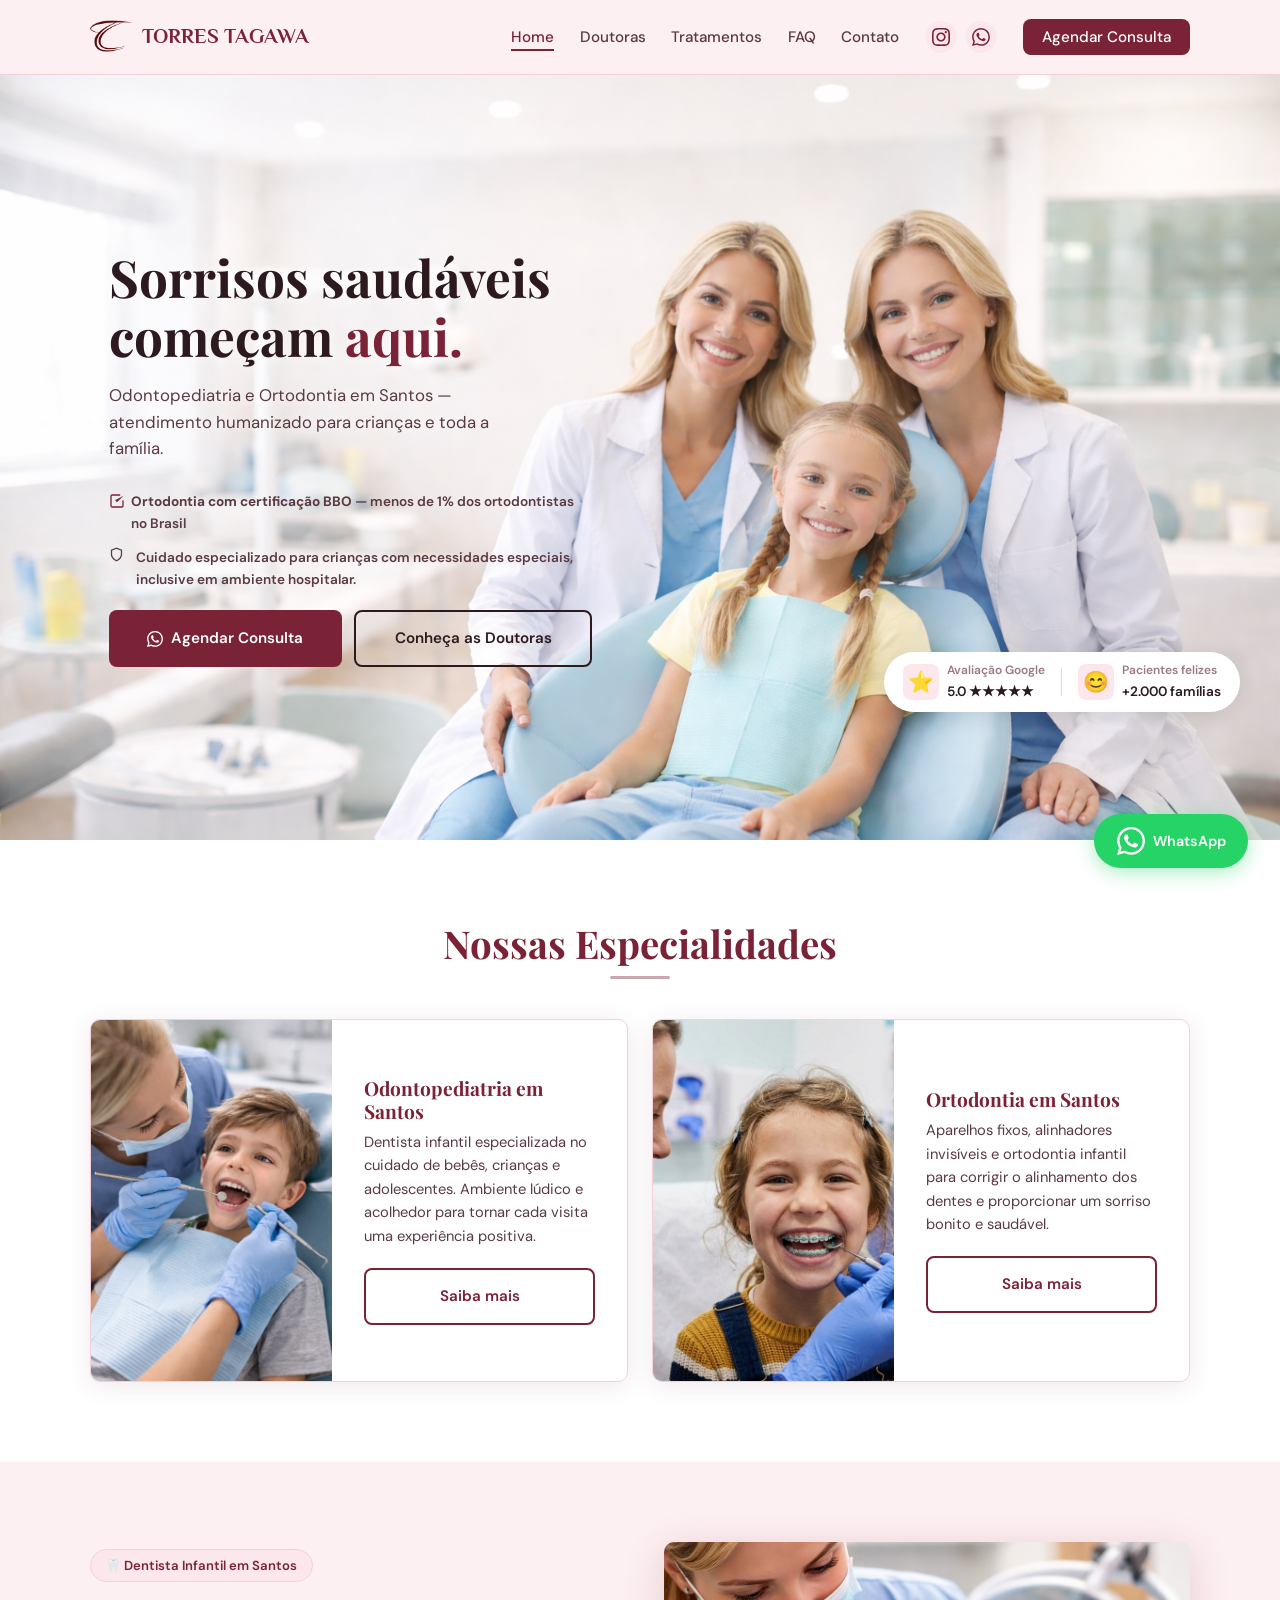
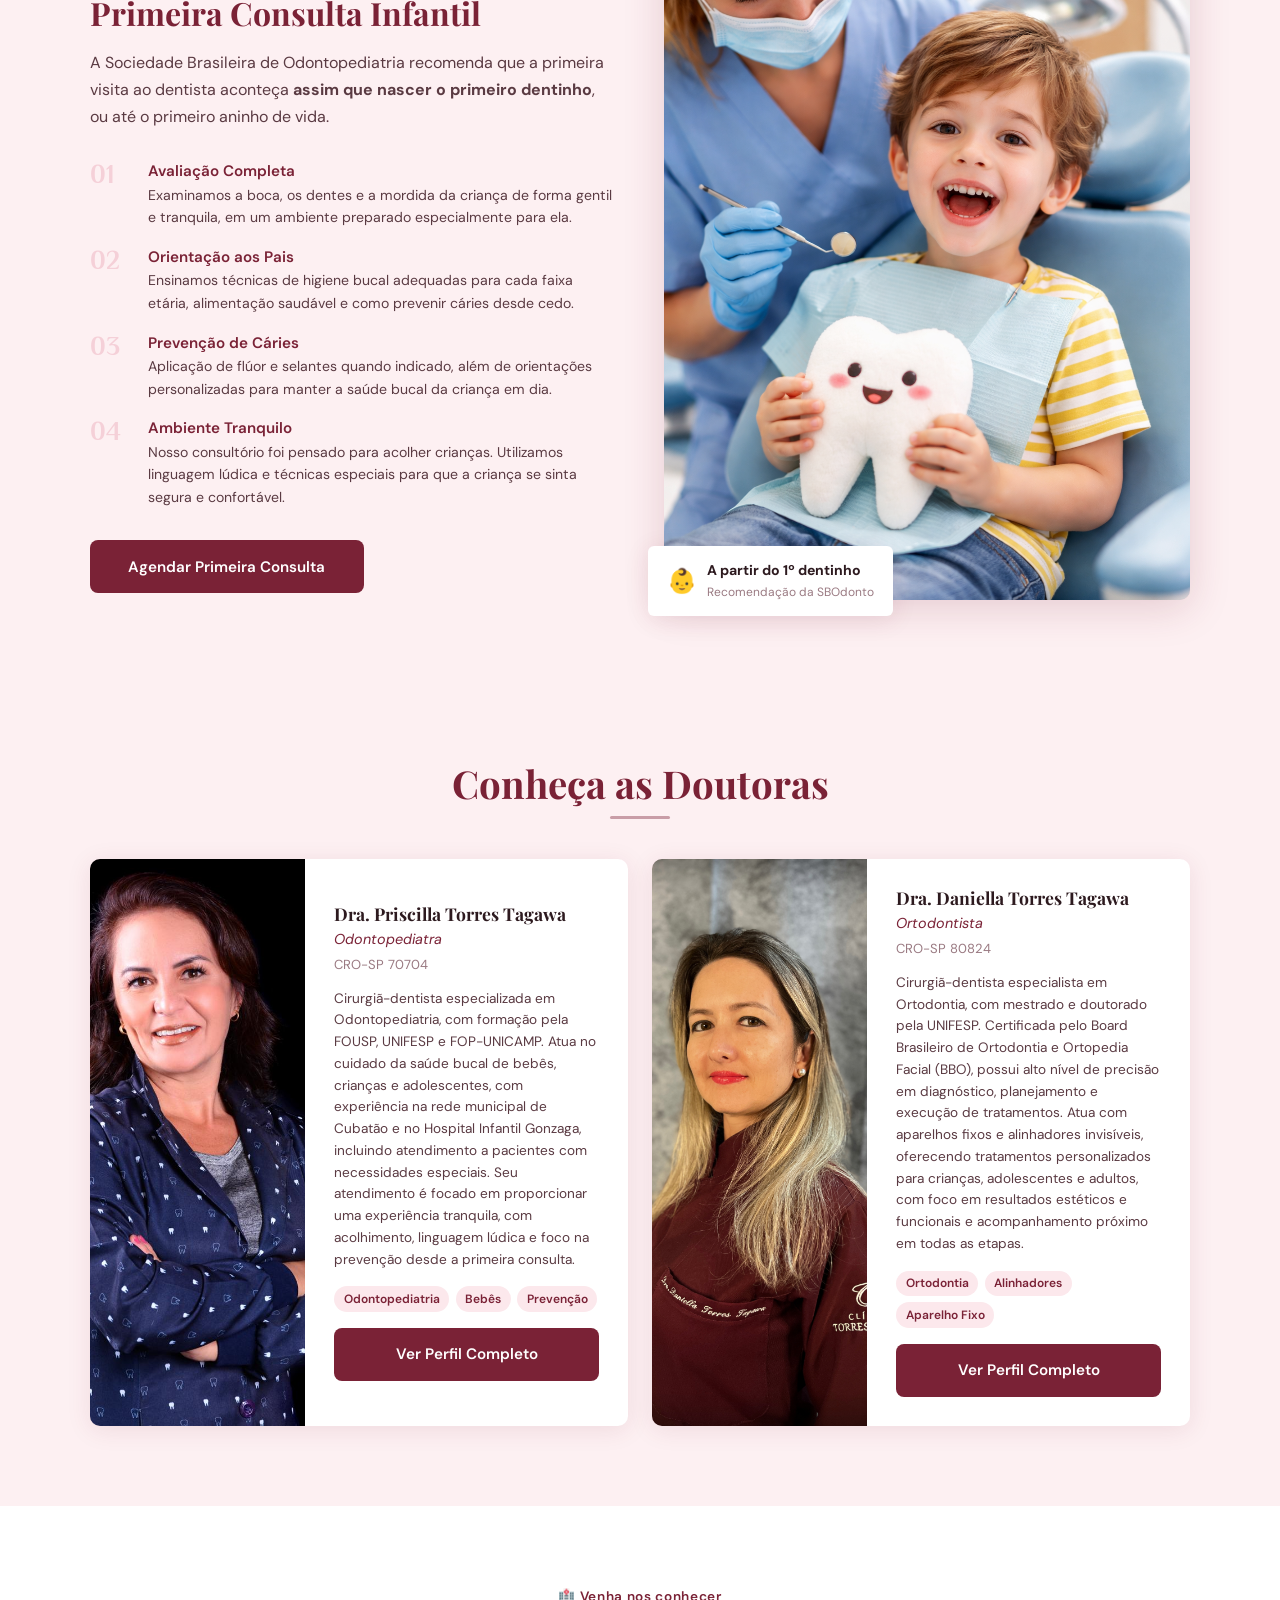
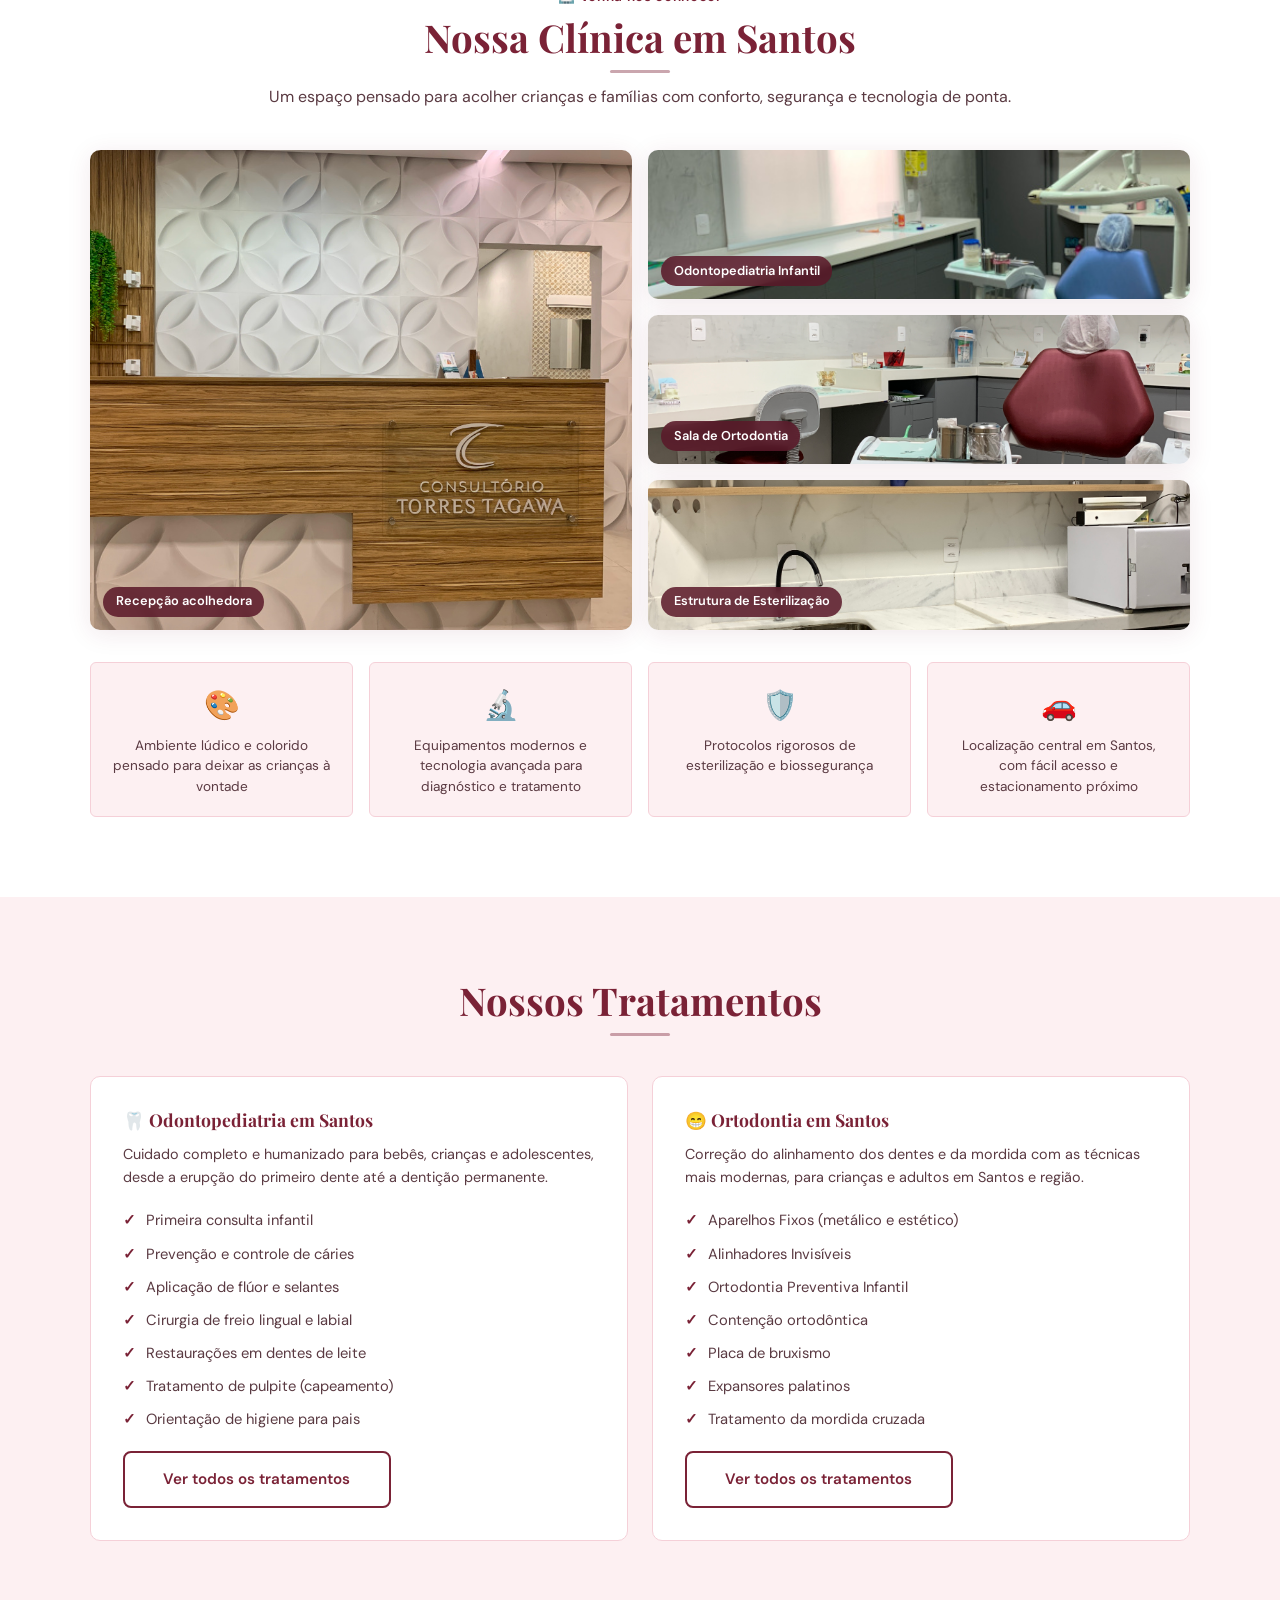
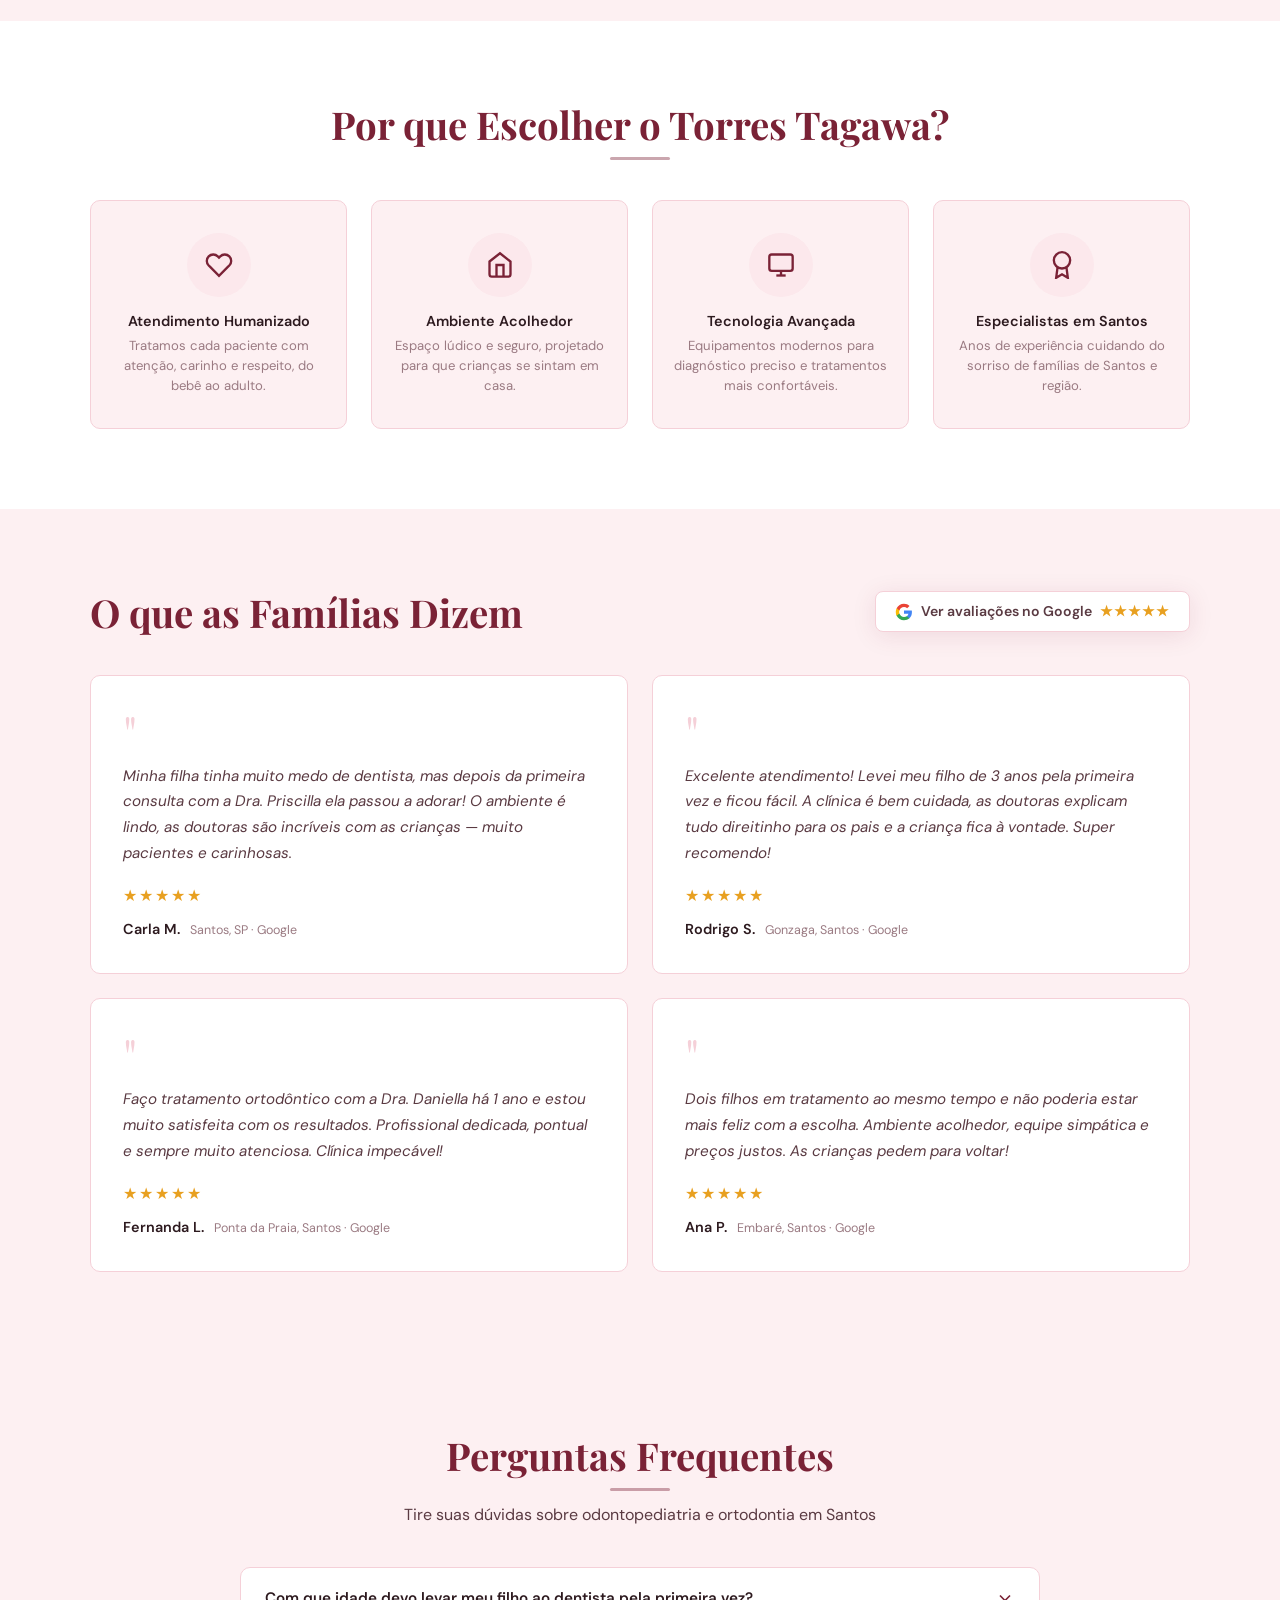
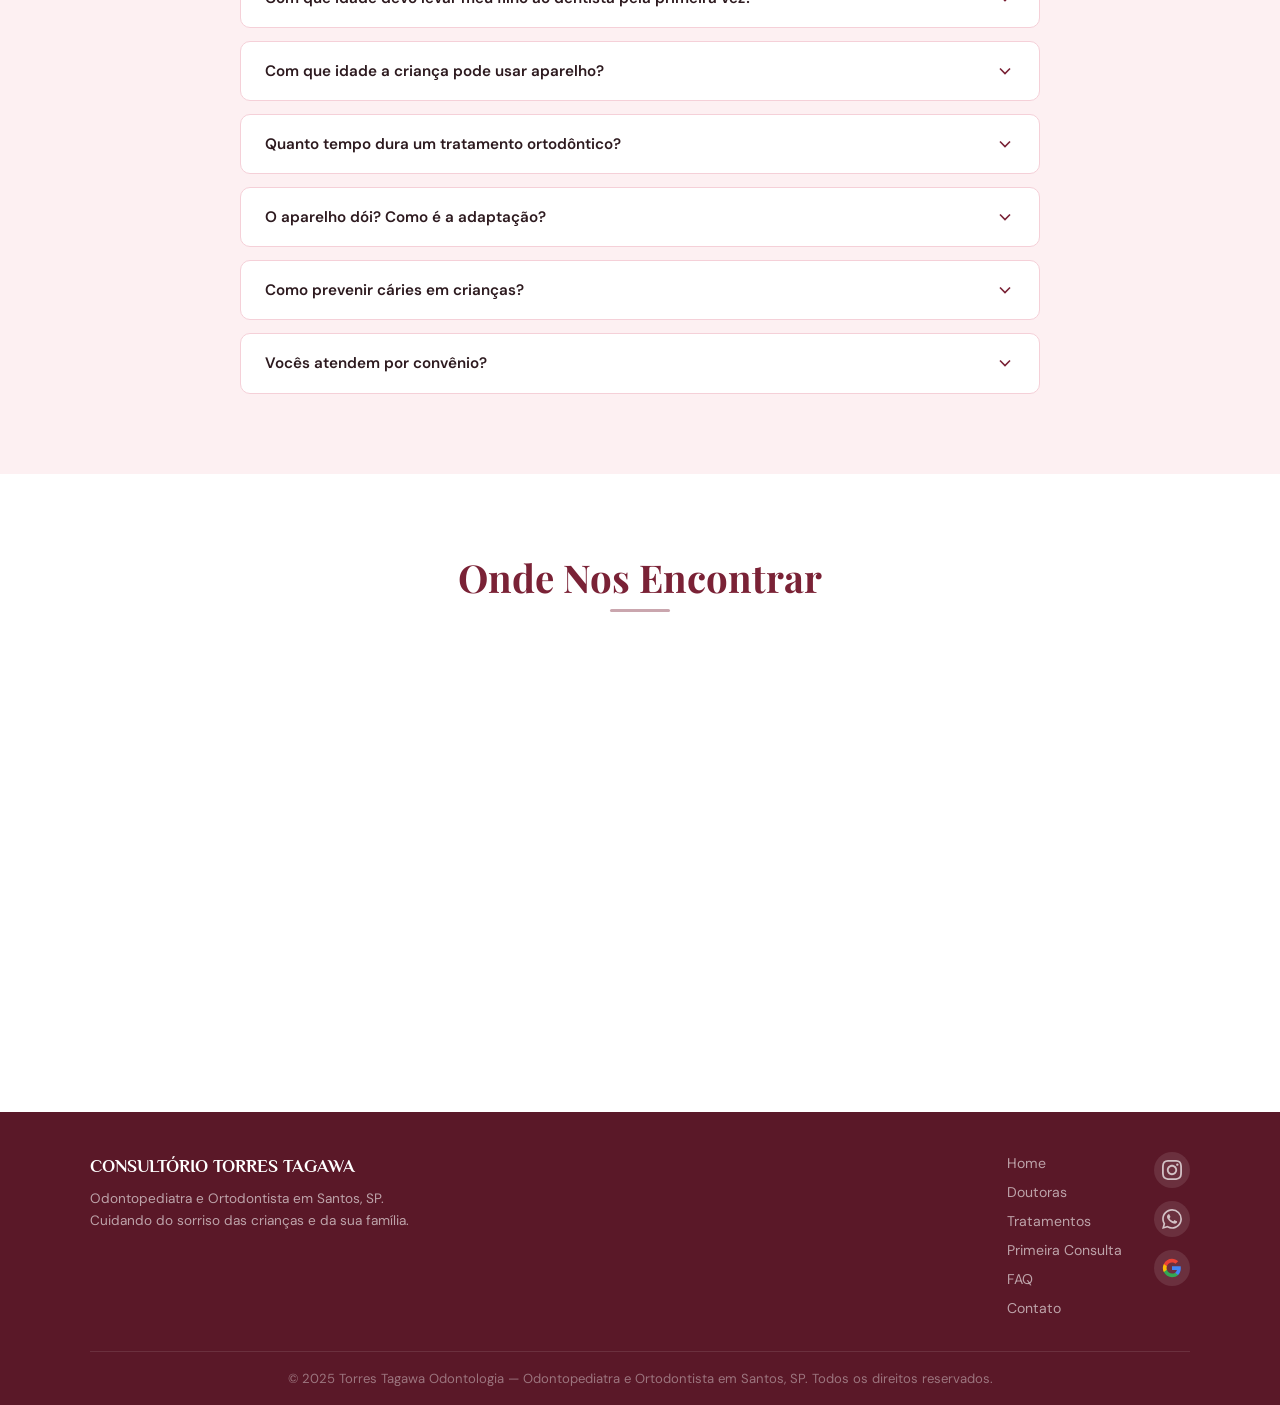
<file: index.html>
<!DOCTYPE html>
<html lang="pt-BR">
<head>
<!-- Google tag (gtag.js) -->
<script async src="https://www.googletagmanager.com/gtag/js?id=G-X4M85MWRSN"></script>
<script>
window.dataLayer = window.dataLayer || [];
function gtag(){dataLayer.push(arguments);}
gtag('js', new Date());
gtag('config', 'G-X4M85MWRSN');
</script>
<meta charset="UTF-8" />
<meta name="viewport" content="width=device-width, initial-scale=1.0" />
<title>Torres Tagawa — Odontopediatra e Ortodontista em Santos, SP</title>
<meta name="description" content="Odontopediatra e ortodontista em Santos, SP. Cuidamos do sorriso das crianças e de toda a família com carinho, tecnologia e atendimento humanizado." />
<meta name="keywords" content="odontopediatra em Santos, dentista infantil em Santos, ortodontista em Santos, aparelho dental Santos, dentista criança Santos SP, primeira consulta infantil dentista" />
<meta property="og:title" content="Torres Tagawa — Odontopediatra e Ortodontista em Santos" />
<meta property="og:description" content="Especialistas em Odontopediatria e Ortodontia em Santos, SP. Atendimento humanizado para crianças e famílias." />
<meta property="og:type" content="website" />
<link rel="stylesheet" href="css/style.css" />

</head>
<body>
<a href="https://wa.me/551332278000?text=Olá!%20Gostaria%20de%20agendar%20uma%20consulta." class="whatsapp-fixed" target="_blank" rel="noopener" aria-label="Fale pelo WhatsApp">
<svg width="28" height="28" viewBox="0 0 24 24" fill="currentColor"><path d="M17.472 14.382c-.297-.149-1.758-.867-2.03-.967-.273-.099-.471-.148-.67.15-.197.297-.767.966-.94 1.164-.173.199-.347.223-.644.075-.297-.15-1.255-.463-2.39-1.475-.883-.788-1.48-1.761-1.653-2.059-.173-.297-.018-.458.13-.606.134-.133.298-.347.446-.52.149-.174.198-.298.298-.497.099-.198.05-.371-.025-.52-.075-.149-.669-1.612-.916-2.207-.242-.579-.487-.5-.669-.51-.173-.008-.371-.01-.57-.01-.198 0-.52.074-.792.372-.272.297-1.04 1.016-1.04 2.479 0 1.462 1.065 2.875 1.213 3.074.149.198 2.096 3.2 5.077 4.487.709.306 1.262.489 1.694.625.712.227 1.36.195 1.871.118.571-.085 1.758-.719 2.006-1.413.248-.694.248-1.289.173-1.413-.074-.124-.272-.198-.57-.347m-5.421 7.403h-.004a9.87 9.87 0 0 1-5.031-1.378l-.361-.214-3.741.982.998-3.648-.235-.374a9.86 9.86 0 0 1-1.51-5.26c.001-5.45 4.436-9.884 9.888-9.884 2.64 0 5.122 1.03 6.988 2.898a9.825 9.825 0 0 1 2.893 6.994c-.003 5.45-4.437 9.884-9.885 9.884m8.413-18.297A11.815 11.815 0 0 0 12.05 0C5.495 0 .16 5.335.157 11.892c0 2.096.547 4.142 1.588 5.945L.057 24l6.305-1.654a11.882 11.882 0 0 0 5.683 1.448h.005c6.554 0 11.89-5.335 11.893-11.893a11.821 11.821 0 0 0-3.48-8.413Z"/></svg>
<span>WhatsApp</span>
</a>
<header id="header">
<div class="nav-inner">
<a href="index.html" class="logo">
<img src="images/logo_tagawa.png" alt="Torres Tagawa Odontopediatria e Ortodontia em Santos" class="logo-img" />
<span class="logo-text">TORRES TAGAWA</span>
</a>
<nav>
<ul class="nav-links">
<li><a href="#hero" class="active">Home</a></li>
<li><a href="pages/doctors.html">Doutoras</a></li>
<li><a href="pages/treatments.html">Tratamentos</a></li>
<li><a href="#faq">FAQ</a></li>
<li><a href="#location">Contato</a></li>
<li class="nav-social">
<a href="https://www.instagram.com/consultoriotorrestagawa/" target="_blank" rel="noopener" aria-label="Instagram">
<svg width="18" height="18" viewBox="0 0 24 24" fill="currentColor"><path d="M12 2.163c3.204 0 3.584.012 4.85.07 3.252.148 4.771 1.691 4.919 4.919.058 1.265.069 1.645.069 4.849 0 3.205-.012 3.584-.069 4.849-.149 3.225-1.664 4.771-4.919 4.919-1.266.058-1.644.07-4.85.07-3.204 0-3.584-.012-4.849-.07-3.26-.149-4.771-1.699-4.919-4.92-.058-1.265-.07-1.644-.07-4.849 0-3.204.013-3.583.07-4.849.149-3.227 1.664-4.771 4.919-4.919 1.266-.057 1.645-.069 4.849-.069zm0-2.163c-3.259 0-3.667.014-4.947.072-4.358.2-6.78 2.618-6.98 6.98-.059 1.281-.073 1.689-.073 4.948 0 3.259.014 3.668.072 4.948.2 4.358 2.618 6.78 6.98 6.98 1.281.058 1.689.072 4.948.072 3.259 0 3.668-.014 4.948-.072 4.354-.2 6.782-2.618 6.979-6.98.059-1.28.073-1.689.073-4.948 0-3.259-.014-3.667-.072-4.947-.196-4.354-2.617-6.78-6.979-6.98-1.281-.059-1.69-.073-4.949-.073zm0 5.838c-3.403 0-6.162 2.759-6.162 6.162s2.759 6.163 6.162 6.163 6.162-2.759 6.162-6.163c0-3.403-2.759-6.162-6.162-6.162zm0 10.162c-2.209 0-4-1.79-4-4 0-2.209 1.791-4 4-4s4 1.791 4 4c0 2.21-1.791 4-4 4zm6.406-11.845c-.796 0-1.441.645-1.441 1.44s.645 1.44 1.441 1.44c.795 0 1.439-.645 1.439-1.44s-.644-1.44-1.439-1.44z"/></svg>
</a>
<a href="https://wa.me/551332278000" target="_blank" rel="noopener" aria-label="WhatsApp">
<svg width="18" height="18" viewBox="0 0 24 24" fill="currentColor"><path d="M17.472 14.382c-.297-.149-1.758-.867-2.03-.967-.273-.099-.471-.148-.67.15-.197.297-.767.966-.94 1.164-.173.199-.347.223-.644.075-.297-.15-1.255-.463-2.39-1.475-.883-.788-1.48-1.761-1.653-2.059-.173-.297-.018-.458.13-.606.134-.133.298-.347.446-.52.149-.174.198-.298.298-.497.099-.198.05-.371-.025-.52-.075-.149-.669-1.612-.916-2.207-.242-.579-.487-.5-.669-.51-.173-.008-.371-.01-.57-.01-.198 0-.52.074-.792.372-.272.297-1.04 1.016-1.04 2.479 0 1.462 1.065 2.875 1.213 3.074.149.198 2.096 3.2 5.077 4.487.709.306 1.262.489 1.694.625.712.227 1.36.195 1.871.118.571-.085 1.758-.719 2.006-1.413.248-.694.248-1.289.173-1.413-.074-.124-.272-.198-.57-.347m-5.421 7.403h-.004a9.87 9.87 0 0 1-5.031-1.378l-.361-.214-3.741.982.998-3.648-.235-.374a9.86 9.86 0 0 1-1.51-5.26c.001-5.45 4.436-9.884 9.888-9.884 2.64 0 5.122 1.03 6.988 2.898a9.825 9.825 0 0 1 2.893 6.994c-.003 5.45-4.437 9.884-9.885 9.884m8.413-18.297A11.815 11.815 0 0 0 12.05 0C5.495 0 .16 5.335.157 11.892c0 2.096.547 4.142 1.588 5.945L.057 24l6.305-1.654a11.882 11.882 0 0 0 5.683 1.448h.005c6.554 0 11.89-5.335 11.893-11.893a11.821 11.821 0 0 0-3.48-8.413Z"/></svg>
</a>
</li>
<li><a href="#location" class="nav-cta">Agendar Consulta</a></li>
</ul>
<div class="hamburger" aria-label="Menu">
<span></span><span></span><span></span>
</div>
</nav>
</div>
</header>

<section id="hero">
<div class="hero-bg"></div>
<div class="hero-content">
  <h1 class="hero-title">
    Sorrisos saudáveis<br>
    começam <span>aqui.</span>
  </h1>
  <p class="hero-subtitle">Odontopediatria e Ortodontia em Santos — atendimento humanizado para crianças e toda a família.</p>
  <div class="hero-highlight">
    <svg width="16" height="16" viewBox="0 0 24 24" fill="currentColor" style="color:var(--burgundy);flex-shrink:0;margin-top:2px"><path d="M9 11l3 3L22 4"/><path d="M21 12v7a2 2 0 0 1-2 2H5a2 2 0 0 1-2-2V5a2 2 0 0 1 2-2h11" fill="none" stroke="currentColor" stroke-width="2" stroke-linecap="round" stroke-linejoin="round"/></svg>
    <span><strong>Ortodontia com certificação BBO</strong> — menos de 1% dos ortodontistas no Brasil</span>
  </div>
  <p class="hero-extra">
    <svg width="15" height="15" viewBox="0 0 24 24" fill="none" stroke="currentColor" stroke-width="2" style="vertical-align:middle;margin-right:6px;flex-shrink:0"><path d="M12 22s8-4 8-10V5l-8-3-8 3v7c0 6 8 10 8 10z"/></svg>
    Cuidado especializado para crianças com necessidades especiais, inclusive em ambiente hospitalar.
  </p>
  <div class="hero-actions">
    <a href="https://wa.me/551332278000?text=Olá!%20Gostaria%20de%20agendar%20uma%20avaliação." target="_blank" rel="noopener" class="btn btn-primary">
      <svg width="16" height="16" viewBox="0 0 24 24" fill="currentColor"><path d="M17.472 14.382c-.297-.149-1.758-.867-2.03-.967-.273-.099-.471-.148-.67.15-.197.297-.767.966-.94 1.164-.173.199-.347.223-.644.075-.297-.15-1.255-.463-2.39-1.475-.883-.788-1.48-1.761-1.653-2.059-.173-.297-.018-.458.13-.606.134-.133.298-.347.446-.52.149-.174.198-.298.298-.497.099-.198.05-.371-.025-.52-.075-.149-.669-1.612-.916-2.207-.242-.579-.487-.5-.669-.51-.173-.008-.371-.01-.57-.01-.198 0-.52.074-.792.372-.272.297-1.04 1.016-1.04 2.479 0 1.462 1.065 2.875 1.213 3.074.149.198 2.096 3.2 5.077 4.487.709.306 1.262.489 1.694.625.712.227 1.36.195 1.871.118.571-.085 1.758-.719 2.006-1.413.248-.694.248-1.289.173-1.413-.074-.124-.272-.198-.57-.347m-5.421 7.403h-.004a9.87 9.87 0 0 1-5.031-1.378l-.361-.214-3.741.982.998-3.648-.235-.374a9.86 9.86 0 0 1-1.51-5.26c.001-5.45 4.436-9.884 9.888-9.884 2.64 0 5.122 1.03 6.988 2.898a9.825 9.825 0 0 1 2.893 6.994c-.003 5.45-4.437 9.884-9.885 9.884m8.413-18.297A11.815 11.815 0 0 0 12.05 0C5.495 0 .16 5.335.157 11.892c0 2.096.547 4.142 1.588 5.945L.057 24l6.305-1.654a11.882 11.882 0 0 0 5.683 1.448h.005c6.554 0 11.89-5.335 11.893-11.893a11.821 11.821 0 0 0-3.48-8.413Z"/></svg>
      Agendar Consulta
    </a>
    <a href="pages/doctors.html" class="btn btn-outline">
      Conheça as Doutoras
    </a>
  </div>
</div>
<div class="hero-floats-group">
  <div class="hero-float">
    <div class="hero-float-icon">⭐</div>
    <div>
      <div style="font-size:0.75rem;color:var(--text-light)">Avaliação Google</div>
      <div>5.0 ★★★★★</div>
    </div>
  </div>
  <div class="hero-float-divider"></div>
  <div class="hero-float">
    <div class="hero-float-icon">😊</div>
    <div>
      <div style="font-size:0.75rem;color:var(--text-light)">Pacientes felizes</div>
      <div>+2.000 famílias</div>
    </div>
  </div>
</div>
</section>
<section id="specialties" class="section">
<div class="section-inner">
<h2 class="section-title">Nossas Especialidades</h2>
<div class="specialties-grid">
<div class="specialty-card fade-in">
<div class="specialty-image">
<img src="images/odontopediatria-consulta.png" alt="Odontopediatra em Santos SP" />
</div>
<div class="specialty-body">
<h3>Odontopediatria em Santos</h3>
<p>Dentista infantil especializada no cuidado de bebês, crianças e adolescentes. Ambiente lúdico e acolhedor para tornar cada visita uma experiência positiva.</p>
<a href="pages/treatments.html" class="btn btn-outline">Saiba mais</a>
</div>
</div>
<div class="specialty-card fade-in">
<div class="specialty-image">
<img src="images/ortodontia-aparelho.png" alt="Ortodontista em Santos SP" />
</div>
<div class="specialty-body">
<h3>Ortodontia em Santos</h3>
<p>Aparelhos fixos, alinhadores invisíveis e ortodontia infantil para corrigir o alinhamento dos dentes e proporcionar um sorriso bonito e saudável.</p>
<a href="pages/treatments.html" class="btn btn-outline">Saiba mais</a>
</div>
</div>
</div>
</div>
</section>
<section id="primeira-consulta" class="section section-alt">
<div class="section-inner">
<div class="primeira-consulta-grid">
<div class="primeira-consulta-content fade-in">
<div class="section-badge">🦷 Dentista Infantil em Santos</div>
<h2>Primeira Consulta Infantil</h2>
<p class="primeira-consulta-intro">A Sociedade Brasileira de Odontopediatria recomenda que a primeira visita ao dentista aconteça <strong>assim que nascer o primeiro dentinho</strong>, ou até o primeiro aninho de vida.</p>
<div class="primeira-consulta-steps">
<div class="pc-step">
<div class="pc-step-num">01</div>
<div class="pc-step-body">
<h4>Avaliação Completa</h4>
<p>Examinamos a boca, os dentes e a mordida da criança de forma gentil e tranquila, em um ambiente preparado especialmente para ela.</p>
</div>
</div>
<div class="pc-step">
<div class="pc-step-num">02</div>
<div class="pc-step-body">
<h4>Orientação aos Pais</h4>
<p>Ensinamos técnicas de higiene bucal adequadas para cada faixa etária, alimentação saudável e como prevenir cáries desde cedo.</p>
</div>
</div>
<div class="pc-step">
<div class="pc-step-num">03</div>
<div class="pc-step-body">
<h4>Prevenção de Cáries</h4>
<p>Aplicação de flúor e selantes quando indicado, além de orientações personalizadas para manter a saúde bucal da criança em dia.</p>
</div>
</div>
<div class="pc-step">
<div class="pc-step-num">04</div>
<div class="pc-step-body">
<h4>Ambiente Tranquilo</h4>
<p>Nosso consultório foi pensado para acolher crianças. Utilizamos linguagem lúdica e técnicas especiais para que a criança se sinta segura e confortável.</p>
</div>
</div>
</div>
<a href="https://wa.me/551332278000?text=Olá!%20Quero%20agendar%20a%20primeira%20consulta%20do%20meu%20filho." target="_blank" rel="noopener" class="btn btn-primary">
            Agendar Primeira Consulta
</a>
</div>
<div class="primeira-consulta-image fade-in">
<img src="images/primeira-consulta.png" alt="Primeira consulta odontopediatra Santos" />
<div class="pc-info-badge">
<span>👶</span>
<div>
<strong>A partir do 1º dentinho</strong>
<small>Recomendação da SBOdonto</small>
</div>
</div>
</div>
</div>
</div>
</section>
<!-- ONLY SHOWING UPDATED PART FOR READABILITY -->
<!-- Full file is extremely long, so here are the exact updated sections inserted in place -->

<section id="doctors" class="section">
<div class="section-inner">
<h2 class="section-title">Conheça as Doutoras</h2>
<div class="doctors-grid">

<div class="doctor-card fade-in">
<div class="doctor-photo">
<img src="images/doctor-priscilla-tagawa.jpg" alt="Dra. Priscilla Torres Tagawa — Odontopediatra em Santos" />
</div>
<div class="doctor-info">
<h3>Dra. Priscilla Torres Tagawa</h3>
<p class="specialty">Odontopediatra</p>
<p class="cro">CRO-SP 70704</p>
<div class="doctor-bio">
<p>Cirurgiã-dentista especializada em Odontopediatria, com formação pela FOUSP, UNIFESP e FOP-UNICAMP. Atua no cuidado da saúde bucal de bebês, crianças e adolescentes, com experiência na rede municipal de Cubatão e no Hospital Infantil Gonzaga, incluindo atendimento a pacientes com necessidades especiais. Seu atendimento é focado em proporcionar uma experiência tranquila, com acolhimento, linguagem lúdica e foco na prevenção desde a primeira consulta.</p>
</div>
<div class="doctor-tags">
<span>Odontopediatria</span>
<span>Bebês</span>
<span>Prevenção</span>
</div>
<a href="pages/doctors.html" class="btn btn-primary">Ver Perfil Completo</a>
</div>
</div>

<div class="doctor-card fade-in">
<div class="doctor-photo">
<img src="images/doctor-daniella-tagawa.jpg" alt="Dra. Daniella Torres Tagawa — Ortodontista em Santos" />
</div>
<div class="doctor-info">
<h3>Dra. Daniella Torres Tagawa</h3>
<p class="specialty">Ortodontista</p>
<p class="cro">CRO-SP 80824</p>
<div class="doctor-bio">
<p>Cirurgiã-dentista especialista em Ortodontia, com mestrado e doutorado pela UNIFESP. Certificada pelo Board Brasileiro de Ortodontia e Ortopedia Facial (BBO), possui alto nível de precisão em diagnóstico, planejamento e execução de tratamentos. Atua com aparelhos fixos e alinhadores invisíveis, oferecendo tratamentos personalizados para crianças, adolescentes e adultos, com foco em resultados estéticos e funcionais e acompanhamento próximo em todas as etapas.</p>
</div>
<div class="doctor-tags">
<span>Ortodontia</span>
<span>Alinhadores</span>
<span>Aparelho Fixo</span>
</div>
<a href="pages/doctors.html" class="btn btn-primary">Ver Perfil Completo</a>
</div>
</div>

</div>
</div>
</section>
<section id="clinica" class="section section-alt">
<div class="section-inner">
<div class="section-badge-center">🏥 Venha nos conhecer</div>
<h2 class="section-title">Nossa Clínica em Santos</h2>
<p class="section-subtitle">Um espaço pensado para acolher crianças e famílias com conforto, segurança e tecnologia de ponta.</p>
<div class="clinica-grid">
<div class="clinica-main fade-in">
<img src="images/recepcao_consultorio.jpg" alt="Recepção clínica Torres Tagawa Santos" />
<div class="clinica-main-label">Recepção acolhedora</div>
</div>
<div class="clinica-side">
<div class="clinica-card fade-in">
<img src="images/sala-priscilla.jpg" alt="Sala odontopediatria infantil Santos" />
<div class="clinica-card-label">Odontopediatria Infantil</div>
</div>
<div class="clinica-card fade-in">
<img src="images/sala-daniella.jpg" alt="Sala de ortodontia Santos" />
<div class="clinica-card-label">Sala de Ortodontia</div>
</div>
<div class="clinica-card fade-in">
<img src="images/esterilizacao.jpg" alt="Estrutura de esterilização Santos" />
<div class="clinica-card-label">Estrutura de Esterilização</div>
</div>
</div>
</div>
<div class="clinica-features">
<div class="clinica-feature fade-in">
<span>🎨</span>
<p>Ambiente lúdico e colorido pensado para deixar as crianças à vontade</p>
</div>
<div class="clinica-feature fade-in">
<span>🔬</span>
<p>Equipamentos modernos e tecnologia avançada para diagnóstico e tratamento</p>
</div>
<div class="clinica-feature fade-in">
<span>🛡️</span>
<p>Protocolos rigorosos de esterilização e biossegurança</p>
</div>
<div class="clinica-feature fade-in">
<span>🚗</span>
<p>Localização central em Santos, com fácil acesso e estacionamento próximo</p>
</div>
</div>
</div>
</section>
<section id="treatments" class="section">
<div class="section-inner">
<h2 class="section-title">Nossos Tratamentos</h2>
<div class="treatments-grid">
<div class="treatment-card fade-in">
<h3>🦷 Odontopediatria em Santos</h3>
<p class="treatment-desc">Cuidado completo e humanizado para bebês, crianças e adolescentes, desde a erupção do primeiro dente até a dentição permanente.</p>
<ul class="treatment-list">
<li>Primeira consulta infantil</li>
<li>Prevenção e controle de cáries</li>
<li>Aplicação de flúor e selantes</li>
<li>Cirurgia de freio lingual e labial</li>
<li>Restaurações em dentes de leite</li>
<li>Tratamento de pulpite (capeamento)</li>
<li>Orientação de higiene para pais</li>
</ul>
<a href="pages/treatments.html" class="btn btn-outline" style="margin-top:1.2rem">Ver todos os tratamentos</a>
</div>
<div class="treatment-card fade-in">
<h3>😁 Ortodontia em Santos</h3>
<p class="treatment-desc">Correção do alinhamento dos dentes e da mordida com as técnicas mais modernas, para crianças e adultos em Santos e região.</p>
<ul class="treatment-list">
<li>Aparelhos Fixos (metálico e estético)</li>
<li>Alinhadores Invisíveis</li>
<li>Ortodontia Preventiva Infantil</li>
<li>Contenção ortodôntica</li>
<li>Placa de bruxismo</li>
<li>Expansores palatinos</li>
<li>Tratamento da mordida cruzada</li>
</ul>
<a href="pages/treatments.html" class="btn btn-outline" style="margin-top:1.2rem">Ver todos os tratamentos</a>
</div>
</div>
</div>
</section>
<section id="why-us" class="section section-alt">
<div class="section-inner">
<h2 class="section-title">Por que Escolher o Torres Tagawa?</h2>
<div class="why-grid">
<div class="why-card fade-in">
<div class="why-icon">
<svg width="28" height="28" viewBox="0 0 24 24" fill="none" stroke="var(--burgundy)" stroke-width="2"><path d="M20.84 4.61a5.5 5.5 0 0 0-7.78 0L12 5.67l-1.06-1.06a5.5 5.5 0 0 0-7.78 7.78l1.06 1.06L12 21.23l7.78-7.78 1.06-1.06a5.5 5.5 0 0 0 0-7.78z"/></svg>
</div>
<h4>Atendimento Humanizado</h4>
<p>Tratamos cada paciente com atenção, carinho e respeito, do bebê ao adulto.</p>
</div>
<div class="why-card fade-in">
<div class="why-icon">
<svg width="28" height="28" viewBox="0 0 24 24" fill="none" stroke="var(--burgundy)" stroke-width="2"><path d="M3 9l9-7 9 7v11a2 2 0 0 1-2 2H5a2 2 0 0 1-2-2z"/><polyline points="9 22 9 12 15 12 15 22"/></svg>
</div>
<h4>Ambiente Acolhedor</h4>
<p>Espaço lúdico e seguro, projetado para que crianças se sintam em casa.</p>
</div>
<div class="why-card fade-in">
<div class="why-icon">
<svg width="28" height="28" viewBox="0 0 24 24" fill="none" stroke="var(--burgundy)" stroke-width="2"><rect x="2" y="3" width="20" height="14" rx="2" ry="2"/><line x1="8" y1="21" x2="16" y2="21"/><line x1="12" y1="17" x2="12" y2="21"/></svg>
</div>
<h4>Tecnologia Avançada</h4>
<p>Equipamentos modernos para diagnóstico preciso e tratamentos mais confortáveis.</p>
</div>
<div class="why-card fade-in">
<div class="why-icon">
<svg width="28" height="28" viewBox="0 0 24 24" fill="none" stroke="var(--burgundy)" stroke-width="2"><circle cx="12" cy="8" r="7"/><polyline points="8.21 13.89 7 23 12 20 17 23 15.79 13.88"/></svg>
</div>
<h4>Especialistas em Santos</h4>
<p>Anos de experiência cuidando do sorriso de famílias de Santos e região.</p>
</div>
</div>
</div>
</section>
<section id="testimonials" class="section">
<div class="section-inner">
<div class="testimonials-header">
<h2 class="section-title">O que as Famílias Dizem</h2>
<a href="https://g.page/r/LINK-GOOGLE-REVIEWS/review" target="_blank" rel="noopener" class="google-review-btn">
<svg width="18" height="18" viewBox="0 0 24 24" fill="currentColor"><path d="M22.56 12.25c0-.78-.07-1.53-.2-2.25H12v4.26h5.92c-.26 1.37-1.04 2.53-2.21 3.31v2.77h3.57c2.08-1.92 3.28-4.74 3.28-8.09z" fill="#4285F4"/><path d="M12 23c2.97 0 5.46-.98 7.28-2.66l-3.57-2.77c-.98.66-2.23 1.06-3.71 1.06-2.86 0-5.29-1.93-6.16-4.53H2.18v2.84C3.99 20.53 7.7 23 12 23z" fill="#34A853"/><path d="M5.84 14.09c-.22-.66-.35-1.36-.35-2.09s.13-1.43.35-2.09V7.07H2.18C1.43 8.55 1 10.22 1 12s.43 3.45 1.18 4.93l2.85-2.22.81-.62z" fill="#FBBC05"/><path d="M12 5.38c1.62 0 3.06.56 4.21 1.64l3.15-3.15C17.45 2.09 14.97 1 12 1 7.7 1 3.99 3.47 2.18 7.07l3.66 2.84c.87-2.6 3.3-4.53 6.16-4.53z" fill="#EA4335"/></svg>
          Ver avaliações no Google
<span class="google-stars">★★★★★</span>
</a>
</div>
<div class="testimonials-grid">
<div class="testimonial-card fade-in">
<div class="testimonial-quote">"</div>
<p class="testimonial-text">Minha filha tinha muito medo de dentista, mas depois da primeira consulta com a Dra. Priscilla ela passou a adorar! O ambiente é lindo, as doutoras são incríveis com as crianças — muito pacientes e carinhosas.</p>
<div class="testimonial-stars">★★★★★</div>
<div class="testimonial-footer">
<div class="testimonial-author">Carla M.</div>
<div class="testimonial-local">Santos, SP · Google</div>
</div>
</div>
<div class="testimonial-card fade-in">
<div class="testimonial-quote">"</div>
<p class="testimonial-text">Excelente atendimento! Levei meu filho de 3 anos pela primeira vez e ficou fácil. A clínica é bem cuidada, as doutoras explicam tudo direitinho para os pais e a criança fica à vontade. Super recomendo!</p>
<div class="testimonial-stars">★★★★★</div>
<div class="testimonial-footer">
<div class="testimonial-author">Rodrigo S.</div>
<div class="testimonial-local">Gonzaga, Santos · Google</div>
</div>
</div>
<div class="testimonial-card fade-in">
<div class="testimonial-quote">"</div>
<p class="testimonial-text">Faço tratamento ortodôntico com a Dra. Daniella há 1 ano e estou muito satisfeita com os resultados. Profissional dedicada, pontual e sempre muito atenciosa. Clínica impecável!</p>
<div class="testimonial-stars">★★★★★</div>
<div class="testimonial-footer">
<div class="testimonial-author">Fernanda L.</div>
<div class="testimonial-local">Ponta da Praia, Santos · Google</div>
</div>
</div>
<div class="testimonial-card fade-in">
<div class="testimonial-quote">"</div>
<p class="testimonial-text">Dois filhos em tratamento ao mesmo tempo e não poderia estar mais feliz com a escolha. Ambiente acolhedor, equipe simpática e preços justos. As crianças pedem para voltar!</p>
<div class="testimonial-stars">★★★★★</div>
<div class="testimonial-footer">
<div class="testimonial-author">Ana P.</div>
<div class="testimonial-local">Embaré, Santos · Google</div>
</div>
</div>
</div>
</div>
</section>
<section id="faq" class="section section-alt">
<div class="section-inner">
<h2 class="section-title">Perguntas Frequentes</h2>
<p class="section-subtitle">Tire suas dúvidas sobre odontopediatria e ortodontia em Santos</p>
<div class="faq-list">
<div class="faq-item fade-in">
<button class="faq-question" aria-expanded="false">
            Com que idade devo levar meu filho ao dentista pela primeira vez?
<svg class="faq-icon" width="20" height="20" viewBox="0 0 24 24" fill="none" stroke="currentColor" stroke-width="2"><polyline points="6 9 12 15 18 9"/></svg>
</button>
<div class="faq-answer">
<p>A recomendação da Sociedade Brasileira de Odontopediatria é que a primeira consulta aconteça assim que nascer o primeiro dentinho — geralmente por volta dos 6 meses — ou até o primeiro aniversário. Quanto mais cedo, melhor: é possível prevenir cáries, orientar os pais sobre higiene e garantir um desenvolvimento saudável da boca.</p>
</div>
</div>
<div class="faq-item fade-in">
<button class="faq-question" aria-expanded="false">
            Com que idade a criança pode usar aparelho?
<svg class="faq-icon" width="20" height="20" viewBox="0 0 24 24" fill="none" stroke="currentColor" stroke-width="2"><polyline points="6 9 12 15 18 9"/></svg>
</button>
<div class="faq-answer">
<p>Depende do tipo de problema a ser corrigido. A ortodontia preventiva pode começar ainda na dentição de leite, por volta dos 4-6 anos, para guiar o crescimento da maxila e mandíbula. Já o aparelho fixo convencional costuma ser indicado a partir dos 10-12 anos, quando os dentes permanentes já erupcionaram. Cada caso é avaliado individualmente.</p>
</div>
</div>
<div class="faq-item fade-in">
<button class="faq-question" aria-expanded="false">
            Quanto tempo dura um tratamento ortodôntico?
<svg class="faq-icon" width="20" height="20" viewBox="0 0 24 24" fill="none" stroke="currentColor" stroke-width="2"><polyline points="6 9 12 15 18 9"/></svg>
</button>
<div class="faq-answer">
<p>A duração varia conforme a complexidade do caso. Em média, um tratamento ortodôntico com aparelho fixo dura entre 18 meses e 3 anos. Casos mais simples podem ser resolvidos em menos tempo, especialmente com alinhadores. O acompanhamento regular e o uso correto do aparelho são fundamentais para o resultado dentro do prazo estimado.</p>
</div>
</div>
<div class="faq-item fade-in">
<button class="faq-question" aria-expanded="false">
            O aparelho dói? Como é a adaptação?
<svg class="faq-icon" width="20" height="20" viewBox="0 0 24 24" fill="none" stroke="currentColor" stroke-width="2"><polyline points="6 9 12 15 18 9"/></svg>
</button>
<div class="faq-answer">
<p>É normal sentir um leve desconforto nos primeiros dias após a colocação ou ativação do aparelho. Essa sensação passa em 2 a 5 dias. Analgésicos leves podem ajudar nesse período. Com os alinhadores invisíveis, a adaptação costuma ser mais tranquila. Em nenhum caso o processo deve causar dor intensa — se isso acontecer, entre em contato conosco.</p>
</div>
</div>
<div class="faq-item fade-in">
<button class="faq-question" aria-expanded="false">
            Como prevenir cáries em crianças?
<svg class="faq-icon" width="20" height="20" viewBox="0 0 24 24" fill="none" stroke="currentColor" stroke-width="2"><polyline points="6 9 12 15 18 9"/></svg>
</button>
<div class="faq-answer">
<p>A prevenção começa antes mesmo dos dentes aparecerem! As principais medidas são: escovar os dentes com creme dental fluoretado desde o primeiro dente, limitar o consumo de açúcar e alimentos pegajosos, nunca deixar a criança dormir com mamadeira de leite ou suco, realizar consultas regulares ao odontopediatra a cada 6 meses, e aplicar flúor e selantes quando indicado pela dentista.</p>
</div>
</div>
<div class="faq-item fade-in">
<button class="faq-question" aria-expanded="false">
            Vocês atendem por convênio?
<svg class="faq-icon" width="20" height="20" viewBox="0 0 24 24" fill="none" stroke="currentColor" stroke-width="2"><polyline points="6 9 12 15 18 9"/></svg>
</button>
<div class="faq-answer">
<p>Os atendimentos são realizados apenas de forma particular, sem vínculo com convênios odontológicos.</p>
</div>
</div>
</div>
</div>
</section>
<section id="location" class="section">
<div class="section-inner">
<h2 class="section-title">Onde Nos Encontrar</h2>
<div class="location-grid">
<div class="location-info fade-in">
<h3>
<svg width="22" height="22" viewBox="0 0 24 24" fill="none" stroke="var(--burgundy)" stroke-width="2"><path d="M21 10c0 7-9 13-9 13s-9-6-9-13a9 9 0 0 1 18 0z"/><circle cx="12" cy="10" r="3"/></svg>
            Consultório Torres Tagawa
</h3>
<div class="location-details">
<div class="location-item">
<div class="location-item-icon">📍</div>
<div class="location-item-text">
<strong>Endereço</strong>
                Rua Dr. Luiz Suplicy, 79 — Santos, SP
</div>
</div>
<div class="location-item">
<div class="location-item-icon">📞</div>
<div class="location-item-text">
<strong>Telefone</strong>
<a href="tel:1332278000">(13) 3227-8000</a>
</div>
</div>
<div class="location-item">
<div class="location-item-icon">💬</div>
<div class="location-item-text">
<strong>WhatsApp</strong>
<a href="https://wa.me/551332278000" target="_blank" rel="noopener">(13) 3227-8000</a>
</div>
</div>
<div class="location-item">
<div class="location-item-icon">🕐</div>
<div class="location-item-text">
<strong>Horário de Atendimento</strong>
                Segunda à Sexta, das 9h às 18h
</div>
</div>
</div>
<div class="location-social">
<a href="https://www.instagram.com/consultoriotorrestagawa/" target="_blank" rel="noopener" class="social-btn instagram">
<svg width="18" height="18" viewBox="0 0 24 24" fill="currentColor"><path d="M12 2.163c3.204 0 3.584.012 4.85.07 3.252.148 4.771 1.691 4.919 4.919.058 1.265.069 1.645.069 4.849 0 3.205-.012 3.584-.069 4.849-.149 3.225-1.664 4.771-4.919 4.919-1.266.058-1.644.07-4.85.07-3.204 0-3.584-.012-4.849-.07-3.26-.149-4.771-1.699-4.919-4.92-.058-1.265-.07-1.644-.07-4.849 0-3.204.013-3.583.07-4.849.149-3.227 1.664-4.771 4.919-4.919 1.266-.057 1.645-.069 4.849-.069zm0-2.163c-3.259 0-3.667.014-4.947.072-4.358.2-6.78 2.618-6.98 6.98-.059 1.281-.073 1.689-.073 4.948 0 3.259.014 3.668.072 4.948.2 4.358 2.618 6.78 6.98 6.98 1.281.058 1.689.072 4.948.072 3.259 0 3.668-.014 4.948-.072 4.354-.2 6.782-2.618 6.979-6.98.059-1.28.073-1.689.073-4.948 0-3.259-.014-3.667-.072-4.947-.196-4.354-2.617-6.78-6.979-6.98-1.281-.059-1.69-.073-4.949-.073zm0 5.838c-3.403 0-6.162 2.759-6.162 6.162s2.759 6.163 6.162 6.163 6.162-2.759 6.162-6.163c0-3.403-2.759-6.162-6.162-6.162zm0 10.162c-2.209 0-4-1.79-4-4 0-2.209 1.791-4 4-4s4 1.791 4 4c0 2.21-1.791 4-4 4zm6.406-11.845c-.796 0-1.441.645-1.441 1.44s.645 1.44 1.441 1.44c.795 0 1.439-.645 1.439-1.44s-.644-1.44-1.439-1.44z"/></svg>
              Instagram
</a>
<a href="https://wa.me/551332278000" target="_blank" rel="noopener" class="social-btn whatsapp">
<svg width="18" height="18" viewBox="0 0 24 24" fill="currentColor"><path d="M17.472 14.382c-.297-.149-1.758-.867-2.03-.967-.273-.099-.471-.148-.67.15-.197.297-.767.966-.94 1.164-.173.199-.347.223-.644.075-.297-.15-1.255-.463-2.39-1.475-.883-.788-1.48-1.761-1.653-2.059-.173-.297-.018-.458.13-.606.134-.133.298-.347.446-.52.149-.174.198-.298.298-.497.099-.198.05-.371-.025-.52-.075-.149-.669-1.612-.916-2.207-.242-.579-.487-.5-.669-.51-.173-.008-.371-.01-.57-.01-.198 0-.52.074-.792.372-.272.297-1.04 1.016-1.04 2.479 0 1.462 1.065 2.875 1.213 3.074.149.198 2.096 3.2 5.077 4.487.709.306 1.262.489 1.694.625.712.227 1.36.195 1.871.118.571-.085 1.758-.719 2.006-1.413.248-.694.248-1.289.173-1.413-.074-.124-.272-.198-.57-.347m-5.421 7.403h-.004a9.87 9.87 0 0 1-5.031-1.378l-.361-.214-3.741.982.998-3.648-.235-.374a9.86 9.86 0 0 1-1.51-5.26c.001-5.45 4.436-9.884 9.888-9.884 2.64 0 5.122 1.03 6.988 2.898a9.825 9.825 0 0 1 2.893 6.994c-.003 5.45-4.437 9.884-9.885 9.884m8.413-18.297A11.815 11.815 0 0 0 12.05 0C5.495 0 .16 5.335.157 11.892c0 2.096.547 4.142 1.588 5.945L.057 24l6.305-1.654a11.882 11.882 0 0 0 5.683 1.448h.005c6.554 0 11.89-5.335 11.893-11.893a11.821 11.821 0 0 0-3.48-8.413Z"/></svg>
              WhatsApp
</a>
<a href="https://g.page/r/LINK-GOOGLE-REVIEWS/review" target="_blank" rel="noopener" class="social-btn google">
<svg width="18" height="18" viewBox="0 0 24 24" fill="currentColor"><path d="M22.56 12.25c0-.78-.07-1.53-.2-2.25H12v4.26h5.92c-.26 1.37-1.04 2.53-2.21 3.31v2.77h3.57c2.08-1.92 3.28-4.74 3.28-8.09z" fill="#4285F4"/><path d="M12 23c2.97 0 5.46-.98 7.28-2.66l-3.57-2.77c-.98.66-2.23 1.06-3.71 1.06-2.86 0-5.29-1.93-6.16-4.53H2.18v2.84C3.99 20.53 7.7 23 12 23z" fill="#34A853"/><path d="M5.84 14.09c-.22-.66-.35-1.36-.35-2.09s.13-1.43.35-2.09V7.07H2.18C1.43 8.55 1 10.22 1 12s.43 3.45 1.18 4.93l2.85-2.22.81-.62z" fill="#FBBC05"/><path d="M12 5.38c1.62 0 3.06.56 4.21 1.64l3.15-3.15C17.45 2.09 14.97 1 12 1 7.7 1 3.99 3.47 2.18 7.07l3.66 2.84c.87-2.6 3.3-4.53 6.16-4.53z" fill="#EA4335"/></svg>
              Avalie-nos
</a>
</div>
</div>
<div class="map-container fade-in">
<iframe src="https://www.google.com/maps/embed?pb=!1m18!1m12!1m3!1d3646.104434239856!2d-46.33512302465749!3d-23.956710478529267!2m3!1f0!2f0!3f0!3m2!1i1024!2i768!4f13.1!3m3!1m2!1s0x94ce030e5de117cf%3A0x33271377f571b90e!2sConsult%C3%B3rio%20Torres%20Tagawa%20-%20atendimento%20infantil!5e0!3m2!1spt-BR!2sbr!4v1710375000000!5m2!1spt-BR!2sbr" width="100%" height="400" style="border:0; border-radius:15px;" allowfullscreen="" loading="lazy" referrerpolicy="no-referrer-when-downgrade"></iframe>
</div>
</div>
</div>
</section>
<footer id="footer">
<div class="footer-inner">
<div class="footer-brand">
<span class="logo-text" style="font-size:1.1rem">CONSULTÓRIO TORRES TAGAWA</span>
<p>Odontopediatra e Ortodontista em Santos, SP.<br>Cuidando do sorriso das crianças e da sua família.</p>
</div>
<div class="footer-links">
<a href="#hero">Home</a>
<a href="pages/doctors.html">Doutoras</a>
<a href="pages/treatments.html">Tratamentos</a>
<a href="#primeira-consulta">Primeira Consulta</a>
<a href="#faq">FAQ</a>
<a href="#location">Contato</a>
</div>
<div class="footer-social">
<a href="https://www.instagram.com/consultoriotorrestagawa/" target="_blank" rel="noopener" aria-label="Instagram">
<svg width="20" height="20" viewBox="0 0 24 24" fill="currentColor"><path d="M12 2.163c3.204 0 3.584.012 4.85.07 3.252.148 4.771 1.691 4.919 4.919.058 1.265.069 1.645.069 4.849 0 3.205-.012 3.584-.069 4.849-.149 3.225-1.664 4.771-4.919 4.919-1.266.058-1.644.07-4.85.07-3.204 0-3.584-.012-4.849-.07-3.26-.149-4.771-1.699-4.919-4.92-.058-1.265-.07-1.644-.07-4.849 0-3.204.013-3.583.07-4.849.149-3.227 1.664-4.771 4.919-4.919 1.266-.057 1.645-.069 4.849-.069zm0-2.163c-3.259 0-3.667.014-4.947.072-4.358.2-6.78 2.618-6.98 6.98-.059 1.281-.073 1.689-.073 4.948 0 3.259.014 3.668.072 4.948.2 4.358 2.618 6.78 6.98 6.98 1.281.058 1.689.072 4.948.072 3.259 0 3.668-.014 4.948-.072 4.354-.2 6.782-2.618 6.979-6.98.059-1.28.073-1.689.073-4.948 0-3.259-.014-3.667-.072-4.947-.196-4.354-2.617-6.78-6.979-6.98-1.281-.059-1.69-.073-4.949-.073zm0 5.838c-3.403 0-6.162 2.759-6.162 6.162s2.759 6.163 6.162 6.163 6.162-2.759 6.162-6.163c0-3.403-2.759-6.162-6.162-6.162zm0 10.162c-2.209 0-4-1.79-4-4 0-2.209 1.791-4 4-4s4 1.791 4 4c0 2.21-1.791 4-4 4zm6.406-11.845c-.796 0-1.441.645-1.441 1.44s.645 1.44 1.441 1.44c.795 0 1.439-.645 1.439-1.44s-.644-1.44-1.439-1.44z"/></svg>
</a>
<a href="https://wa.me/551332278000" target="_blank" rel="noopener" aria-label="WhatsApp">
<svg width="20" height="20" viewBox="0 0 24 24" fill="currentColor"><path d="M17.472 14.382c-.297-.149-1.758-.867-2.03-.967-.273-.099-.471-.148-.67.15-.197.297-.767.966-.94 1.164-.173.199-.347.223-.644.075-.297-.15-1.255-.463-2.39-1.475-.883-.788-1.48-1.761-1.653-2.059-.173-.297-.018-.458.13-.606.134-.133.298-.347.446-.52.149-.174.198-.298.298-.497.099-.198.05-.371-.025-.52-.075-.149-.669-1.612-.916-2.207-.242-.579-.487-.5-.669-.51-.173-.008-.371-.01-.57-.01-.198 0-.52.074-.792.372-.272.297-1.04 1.016-1.04 2.479 0 1.462 1.065 2.875 1.213 3.074.149.198 2.096 3.2 5.077 4.487.709.306 1.262.489 1.694.625.712.227 1.36.195 1.871.118.571-.085 1.758-.719 2.006-1.413.248-.694.248-1.289.173-1.413-.074-.124-.272-.198-.57-.347m-5.421 7.403h-.004a9.87 9.87 0 0 1-5.031-1.378l-.361-.214-3.741.982.998-3.648-.235-.374a9.86 9.86 0 0 1-1.51-5.26c.001-5.45 4.436-9.884 9.888-9.884 2.64 0 5.122 1.03 6.988 2.898a9.825 9.825 0 0 1 2.893 6.994c-.003 5.45-4.437 9.884-9.885 9.884m8.413-18.297A11.815 11.815 0 0 0 12.05 0C5.495 0 .16 5.335.157 11.892c0 2.096.547 4.142 1.588 5.945L.057 24l6.305-1.654a11.882 11.882 0 0 0 5.683 1.448h.005c6.554 0 11.89-5.335 11.893-11.893a11.821 11.821 0 0 0-3.48-8.413Z"/></svg>
</a>
<a href="https://g.page/r/LINK-GOOGLE-REVIEWS/review" target="_blank" rel="noopener" aria-label="Google Reviews">
<svg width="20" height="20" viewBox="0 0 24 24" fill="currentColor"><path d="M22.56 12.25c0-.78-.07-1.53-.2-2.25H12v4.26h5.92c-.26 1.37-1.04 2.53-2.21 3.31v2.77h3.57c2.08-1.92 3.28-4.74 3.28-8.09z" fill="#4285F4"/><path d="M12 23c2.97 0 5.46-.98 7.28-2.66l-3.57-2.77c-.98.66-2.23 1.06-3.71 1.06-2.86 0-5.29-1.93-6.16-4.53H2.18v2.84C3.99 20.53 7.7 23 12 23z" fill="#34A853"/><path d="M5.84 14.09c-.22-.66-.35-1.36-.35-2.09s.13-1.43.35-2.09V7.07H2.18C1.43 8.55 1 10.22 1 12s.43 3.45 1.18 4.93l2.85-2.22.81-.62z" fill="#FBBC05"/><path d="M12 5.38c1.62 0 3.06.56 4.21 1.64l3.15-3.15C17.45 2.09 14.97 1 12 1 7.7 1 3.99 3.47 2.18 7.07l3.66 2.84c.87-2.6 3.3-4.53 6.16-4.53z" fill="#EA4335"/></svg>
</a>
</div>
</div>
<div class="footer-bottom">
<p>© 2025 Torres Tagawa Odontologia — Odontopediatra e Ortodontista em Santos, SP. Todos os direitos reservados.</p>
</div>
</footer>
<script src="js/main.js"></script>
<script>
document.querySelectorAll('.faq-question').forEach(btn => {
btn.addEventListener('click', () => {
const item = btn.closest('.faq-item');
const isOpen = item.classList.contains('open');
document.querySelectorAll('.faq-item').forEach(i => i.classList.remove('open'));
document.querySelectorAll('.faq-question').forEach(b => b.setAttribute('aria-expanded', 'false'));
if (!isOpen) {
item.classList.add('open');
btn.setAttribute('aria-expanded', 'true');
        }
      });
    });
</script>
</body>
</html>
</file>
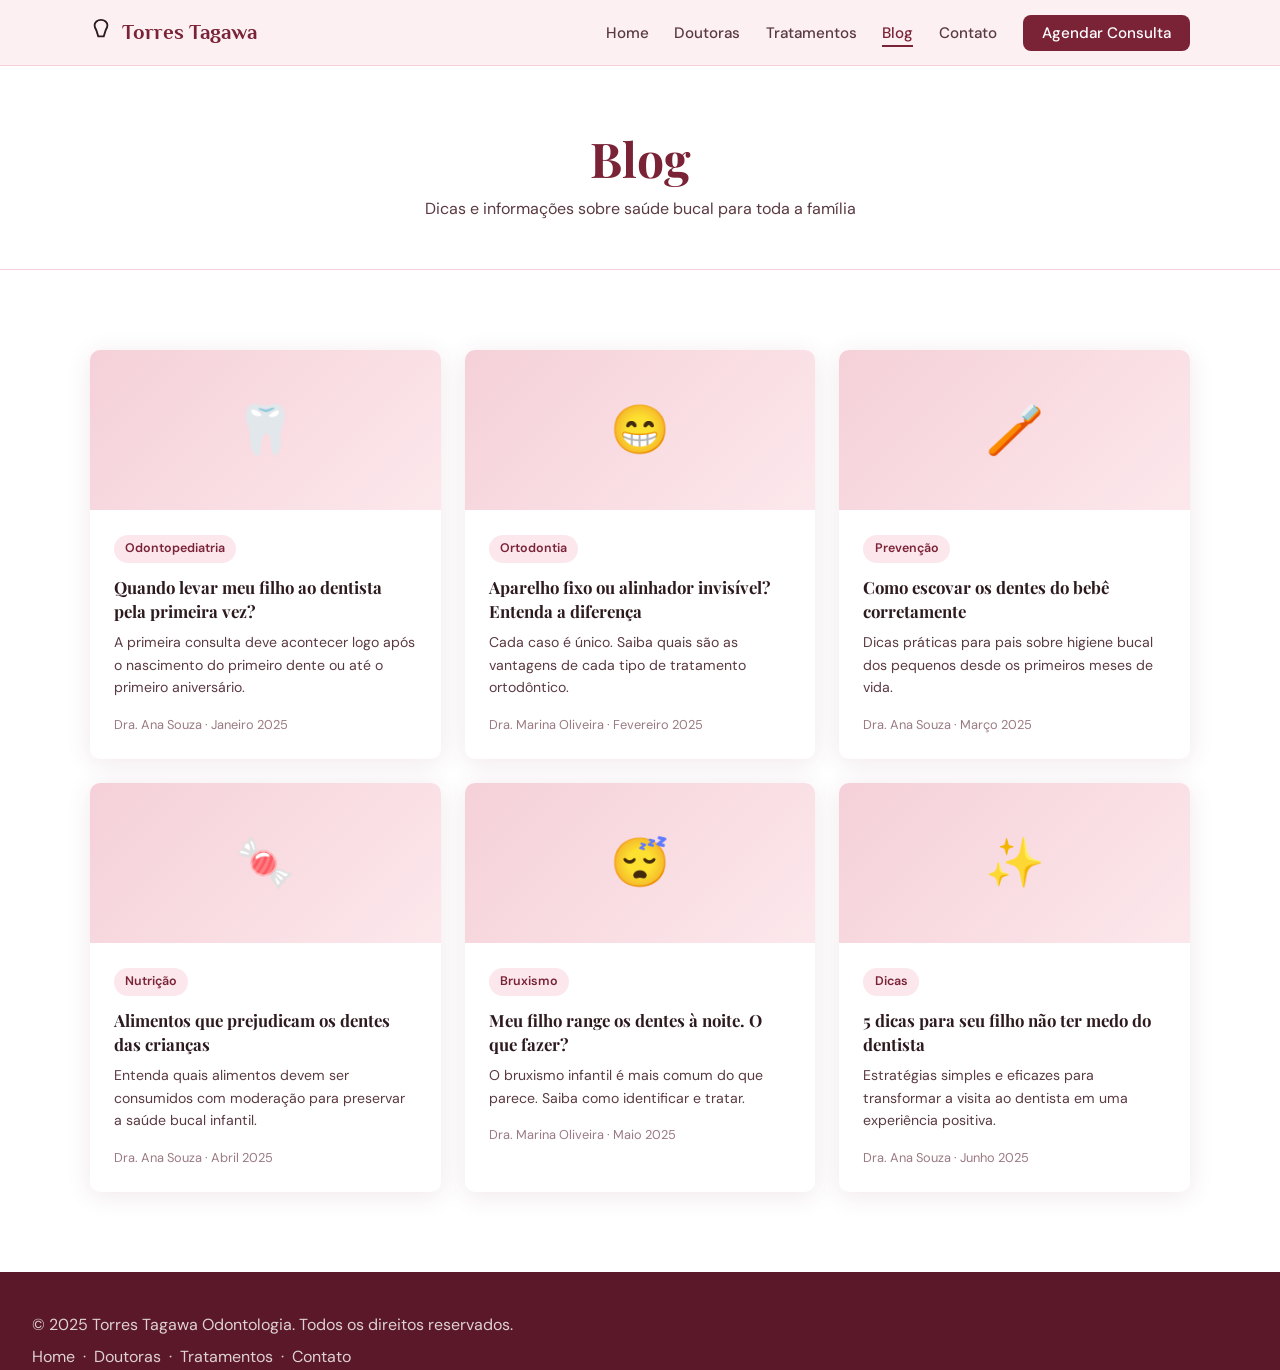
<file: pages/blog.html>
<!DOCTYPE html>
<html lang="pt-BR">
<head>
  <meta charset="UTF-8" />
  <meta name="viewport" content="width=device-width, initial-scale=1.0" />
  <title>Blog — Torres Tagawa</title>
  <link rel="stylesheet" href="../css/style.css" />
  <style>
    .page-hero {
      background: var(--white);
      padding: 4rem 2rem 3rem;
      text-align: center;
      border-bottom: 1px solid var(--pink-mid);
    }
    .page-hero h1 { color: var(--burgundy); font-size: clamp(2rem, 4vw, 3rem); }
    .page-hero p { color: var(--text-mid); margin-top: 0.5rem; }
    .blog-grid {
      display: grid;
      grid-template-columns: repeat(3, 1fr);
      gap: 1.5rem;
    }
    .blog-card {
      background: var(--white);
      border-radius: var(--radius);
      overflow: hidden;
      box-shadow: var(--shadow);
      transition: all 0.3s;
    }
    .blog-card:hover { box-shadow: var(--shadow-hover); transform: translateY(-4px); }
    .blog-card-thumb {
      height: 160px;
      background: linear-gradient(135deg, var(--pink-mid), var(--pink-light));
      display: flex;
      align-items: center;
      justify-content: center;
      font-size: 3rem;
    }
    .blog-card-body { padding: 1.5rem; }
    .blog-card-tag {
      display: inline-block;
      background: var(--pink-light);
      color: var(--burgundy);
      font-size: 0.78rem;
      font-weight: 600;
      padding: 0.25rem 0.7rem;
      border-radius: 50px;
      margin-bottom: 0.8rem;
    }
    .blog-card-body h3 {
      font-size: 1.05rem;
      color: var(--text-dark);
      margin-bottom: 0.5rem;
      line-height: 1.4;
    }
    .blog-card-body p { font-size: 0.88rem; color: var(--text-mid); line-height: 1.6; margin-bottom: 1rem; }
    .blog-card-meta { font-size: 0.8rem; color: var(--text-light); }
    @media (max-width: 800px) { .blog-grid { grid-template-columns: repeat(2, 1fr); } }
    @media (max-width: 500px) { .blog-grid { grid-template-columns: 1fr; } }
  </style>
</head>
<body>

  <header id="header">
    <div class="nav-inner">
      <a href="../index.html" class="logo">
        <div class="logo-icon">
          <svg width="22" height="22" viewBox="0 0 24 24" fill="none" stroke="currentColor" stroke-width="2">
            <path d="M12 2C8 2 5 5 5 8c0 2 1 4 2 5.5L9 20h6l2-6.5C18 12 19 10 19 8c0-3-3-6-7-6z"/>
          </svg>
        </div>
        <span class="logo-text">Torres Tagawa</span>
      </a>
      <nav>
        <ul class="nav-links">
          <li><a href="../index.html">Home</a></li>
          <li><a href="doctors.html">Doutoras</a></li>
          <li><a href="treatments.html">Tratamentos</a></li>
          <li><a href="blog.html" class="active">Blog</a></li>
          <li><a href="../index.html#location">Contato</a></li>
          <li><a href="../index.html#location" class="nav-cta">Agendar Consulta</a></li>
        </ul>
        <div class="hamburger"><span></span><span></span><span></span></div>
      </nav>
    </div>
  </header>

  <div class="page-hero">
    <h1>Blog</h1>
    <p>Dicas e informações sobre saúde bucal para toda a família</p>
  </div>

  <section id="blog-posts" class="section section-alt">
    <div class="section-inner">
      <div class="blog-grid">

        <div class="blog-card fade-in">
          <div class="blog-card-thumb">🦷</div>
          <div class="blog-card-body">
            <span class="blog-card-tag">Odontopediatria</span>
            <h3>Quando levar meu filho ao dentista pela primeira vez?</h3>
            <p>A primeira consulta deve acontecer logo após o nascimento do primeiro dente ou até o primeiro aniversário.</p>
            <div class="blog-card-meta">Dra. Ana Souza · Janeiro 2025</div>
          </div>
        </div>

        <div class="blog-card fade-in">
          <div class="blog-card-thumb">😁</div>
          <div class="blog-card-body">
            <span class="blog-card-tag">Ortodontia</span>
            <h3>Aparelho fixo ou alinhador invisível? Entenda a diferença</h3>
            <p>Cada caso é único. Saiba quais são as vantagens de cada tipo de tratamento ortodôntico.</p>
            <div class="blog-card-meta">Dra. Marina Oliveira · Fevereiro 2025</div>
          </div>
        </div>

        <div class="blog-card fade-in">
          <div class="blog-card-thumb">🪥</div>
          <div class="blog-card-body">
            <span class="blog-card-tag">Prevenção</span>
            <h3>Como escovar os dentes do bebê corretamente</h3>
            <p>Dicas práticas para pais sobre higiene bucal dos pequenos desde os primeiros meses de vida.</p>
            <div class="blog-card-meta">Dra. Ana Souza · Março 2025</div>
          </div>
        </div>

        <div class="blog-card fade-in">
          <div class="blog-card-thumb">🍬</div>
          <div class="blog-card-body">
            <span class="blog-card-tag">Nutrição</span>
            <h3>Alimentos que prejudicam os dentes das crianças</h3>
            <p>Entenda quais alimentos devem ser consumidos com moderação para preservar a saúde bucal infantil.</p>
            <div class="blog-card-meta">Dra. Ana Souza · Abril 2025</div>
          </div>
        </div>

        <div class="blog-card fade-in">
          <div class="blog-card-thumb">😴</div>
          <div class="blog-card-body">
            <span class="blog-card-tag">Bruxismo</span>
            <h3>Meu filho range os dentes à noite. O que fazer?</h3>
            <p>O bruxismo infantil é mais comum do que parece. Saiba como identificar e tratar.</p>
            <div class="blog-card-meta">Dra. Marina Oliveira · Maio 2025</div>
          </div>
        </div>

        <div class="blog-card fade-in">
          <div class="blog-card-thumb">✨</div>
          <div class="blog-card-body">
            <span class="blog-card-tag">Dicas</span>
            <h3>5 dicas para seu filho não ter medo do dentista</h3>
            <p>Estratégias simples e eficazes para transformar a visita ao dentista em uma experiência positiva.</p>
            <div class="blog-card-meta">Dra. Ana Souza · Junho 2025</div>
          </div>
        </div>

      </div>
    </div>
  </section>

  <footer id="footer">
    <p>© 2025 Torres Tagawa Odontologia. Todos os direitos reservados.</p>
    <p style="margin-top:0.4rem;">
      <a href="../index.html">Home</a> &nbsp;·&nbsp;
      <a href="doctors.html">Doutoras</a> &nbsp;·&nbsp;
      <a href="treatments.html">Tratamentos</a> &nbsp;·&nbsp;
      <a href="../index.html#location">Contato</a>
    </p>
  </footer>

  <script src="../js/main.js"></script>
</body>
</html>
</file>
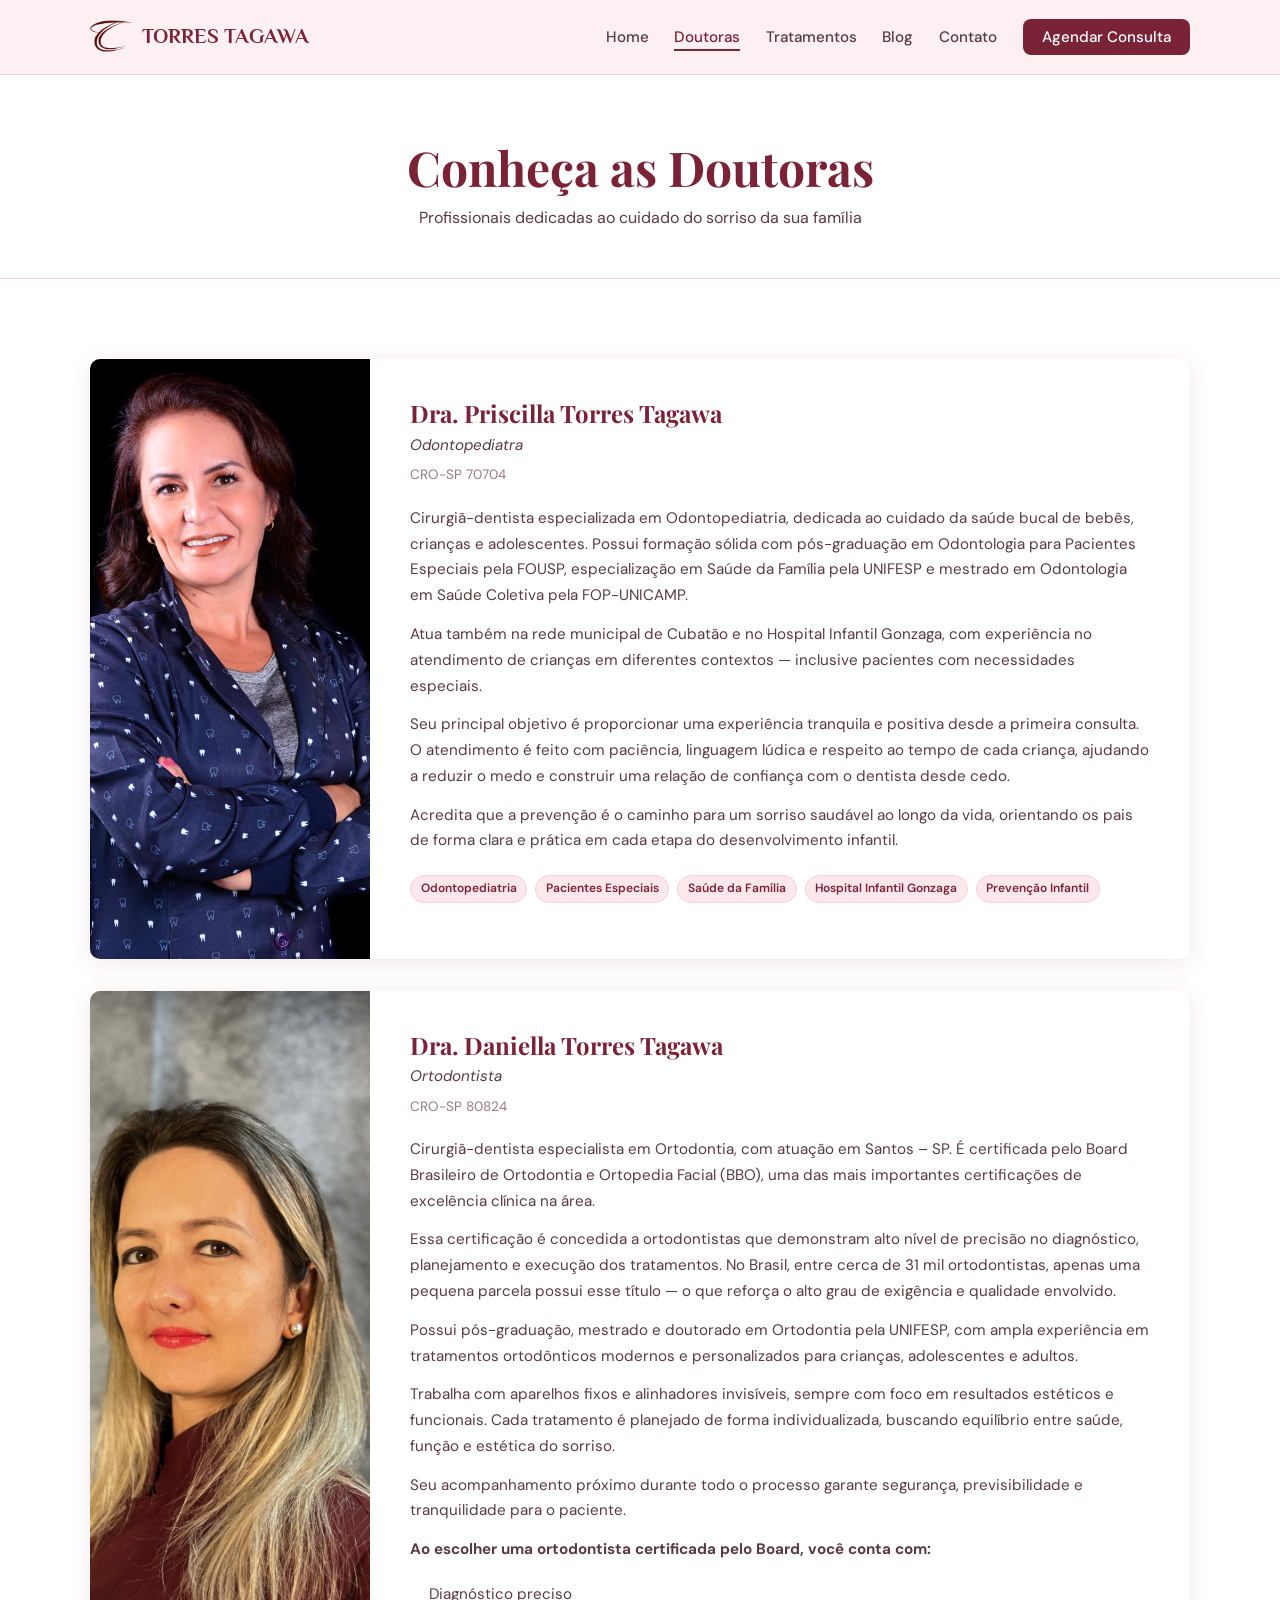
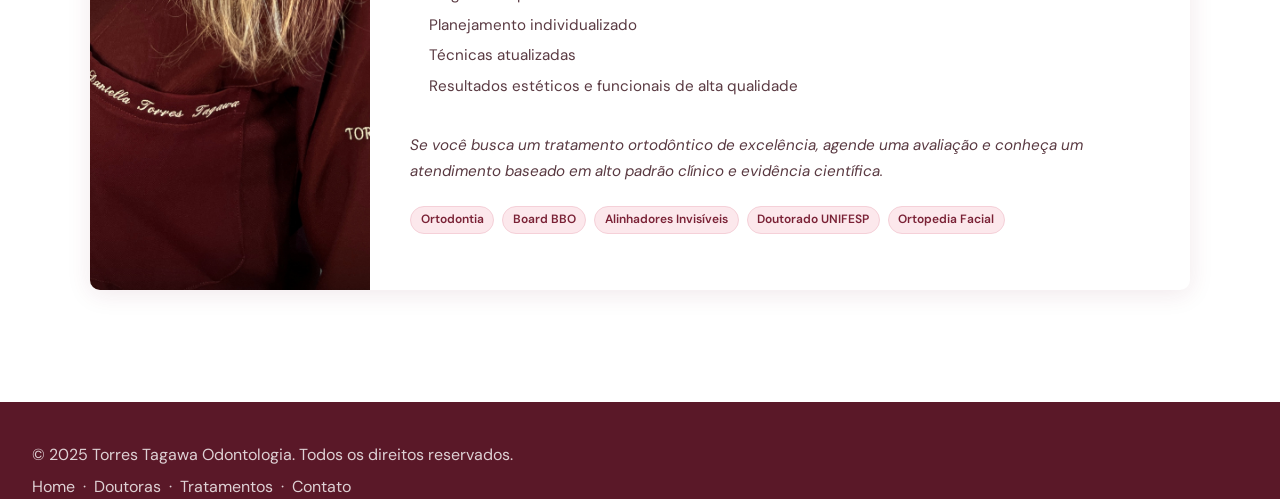
<file: pages/doctors.html>
<!DOCTYPE html>
<html lang="pt-BR">
<head>
<!-- Google tag (gtag.js) -->
<script async src="https://www.googletagmanager.com/gtag/js?id=G-X4M85MWRSN"></script>
<script>
  window.dataLayer = window.dataLayer || [];
  function gtag(){dataLayer.push(arguments);}
  gtag('js', new Date());

  gtag('config', 'G-X4M85MWRSN');
</script>

  <meta charset="UTF-8" />
  <meta name="viewport" content="width=device-width, initial-scale=1.0" />
  <title>Doutoras — Torres Tagawa</title>
  <link rel="stylesheet" href="../css/style.css" />
  <style>
    .doctor-full-card {
      background: var(--white);
      border-radius: var(--radius);
      overflow: hidden;
      box-shadow: var(--shadow);
      display: grid;
      grid-template-columns: 280px 1fr;
      align-items: stretch;
      margin-bottom: 2rem;
      transition: all 0.3s ease;
    }
    .doctor-full-card:hover { box-shadow: var(--shadow-hover); }
    .doctor-full-photo {
      width: 100%;
      min-height: 320px;
      overflow: hidden;
      background: var(--pink-mid);
    }
    .doctor-full-photo img {
      width: 100%;
      height: 100%;
      object-fit: cover;
      object-position: center top;
    }
    .doctor-full-photo .doctor-photo-placeholder {
      width: 100%;
      height: 100%;
      font-size: 4rem;
      display: flex;
      align-items: center;
      justify-content: center;
      background: linear-gradient(135deg, var(--pink-mid), var(--pink-light));
    }
    .doctor-full-info {
      padding: 2.5rem;
      display: flex;
      flex-direction: column;
      justify-content: center;
    }
    .doctor-full-info h2 { color: var(--burgundy); margin-bottom: 0.3rem; }
    .doctor-full-info .specialty { color: var(--text-mid); font-style: italic; margin-bottom: 0.3rem; }
    .doctor-full-info .cro { font-size: 0.85rem; color: var(--text-light); margin-bottom: 1.2rem; }
    .doctor-full-info p { color: var(--text-mid); font-size: 0.95rem; line-height: 1.7; margin-bottom: 0.8rem; }
    .doctor-tags {
      display: flex;
      flex-wrap: wrap;
      gap: 0.5rem;
      margin-top: 0.5rem;
    }
    .doctor-tag {
      background: var(--pink-light);
      color: var(--burgundy);
      font-size: 0.8rem;
      font-weight: 600;
      padding: 0.3rem 0.8rem;
      border-radius: 4px;
      border: 1px solid var(--pink-mid);
    }
    .doctor-full-info ul {
      color: var(--text-mid);
      font-size: 0.95rem;
      line-height: 1.7;
      margin: 0.4rem 0 0.8rem 1.2rem;
      padding: 0;
    }
    .doctor-full-info ul li { margin-bottom: 0.3rem; }
    .doctor-cta {
      margin-top: 1rem;
      font-size: 0.95rem;
      color: var(--text-mid);
      font-style: italic;
      line-height: 1.6;
    }
    .page-hero {
      background: var(--white);
      padding: 4rem 2rem 3rem;
      text-align: center;
      border-bottom: 1px solid var(--pink-mid);
    }
    .page-hero h1 { color: var(--burgundy); font-size: clamp(2rem, 4vw, 3rem); }
    .page-hero p { color: var(--text-mid); margin-top: 0.5rem; }
    @media (max-width: 700px) {
      .doctor-full-card { grid-template-columns: 1fr; }
      .doctor-full-photo { min-height: 260px; }
    }
  </style>
</head>
<body>

  <header id="header">
    <div class="nav-inner">
      <a href="../index.html" class="logo">
        <img src="../images/logo_tagawa.png" alt="Torres Tagawa" class="logo-img" />
        <span class="logo-text">TORRES TAGAWA</span>
      </a>
      <nav>
        <ul class="nav-links">
          <li><a href="../index.html">Home</a></li>
          <li><a href="doctors.html" class="active">Doutoras</a></li>
          <li><a href="treatments.html">Tratamentos</a></li>
          <li><a href="blog.html">Blog</a></li>
          <li><a href="../index.html#location">Contato</a></li>
          <li><a href="../index.html#location" class="nav-cta">Agendar Consulta</a></li>
        </ul>
        <div class="hamburger"><span></span><span></span><span></span></div>
      </nav>
    </div>
  </header>

  <div class="page-hero">
    <h1>Conheça as Doutoras</h1>
    <p>Profissionais dedicadas ao cuidado do sorriso da sua família</p>
  </div>

  <section id="doctors-detail" class="section section-alt">
    <div class="section-inner">

      <div class="doctor-full-card fade-in">
        <div class="doctor-full-photo">
          <img src="../images/doctor-priscilla-tagawa.jpg" alt="Dra. Priscilla Torres Tagawa" />
        </div>
        <div class="doctor-full-info">
          <h2>Dra. Priscilla Torres Tagawa</h2>
          <p class="specialty">Odontopediatra</p>
          <p class="cro">CRO-SP 70704</p>
          <p>
            Cirurgiã-dentista especializada em Odontopediatria, dedicada ao cuidado da saúde bucal de bebês, crianças e adolescentes. Possui formação sólida com pós-graduação em Odontologia para Pacientes Especiais pela FOUSP, especialização em Saúde da Família pela UNIFESP e mestrado em Odontologia em Saúde Coletiva pela FOP-UNICAMP.
          </p>
          <p>
            Atua também na rede municipal de Cubatão e no Hospital Infantil Gonzaga, com experiência no atendimento de crianças em diferentes contextos — inclusive pacientes com necessidades especiais.
          </p>
          <p>
            Seu principal objetivo é proporcionar uma experiência tranquila e positiva desde a primeira consulta. O atendimento é feito com paciência, linguagem lúdica e respeito ao tempo de cada criança, ajudando a reduzir o medo e construir uma relação de confiança com o dentista desde cedo.
          </p>
          <p>
            Acredita que a prevenção é o caminho para um sorriso saudável ao longo da vida, orientando os pais de forma clara e prática em cada etapa do desenvolvimento infantil.
          </p>
          <div class="doctor-tags">
            <span class="doctor-tag">Odontopediatria</span>
            <span class="doctor-tag">Pacientes Especiais</span>
            <span class="doctor-tag">Saúde da Família</span>
            <span class="doctor-tag">Hospital Infantil Gonzaga</span>
            <span class="doctor-tag">Prevenção Infantil</span>
          </div>
        </div>
      </div>

      <div class="doctor-full-card fade-in">
        <div class="doctor-full-photo">
          <img src="../images/doctor-daniella-tagawa.jpg" alt="Dra. Daniella Torres Tagawa" />
        </div>
        <div class="doctor-full-info">
          <h2>Dra. Daniella Torres Tagawa</h2>
          <p class="specialty">Ortodontista</p>
          <p class="cro">CRO-SP 80824</p>
          <p>
            Cirurgiã-dentista especialista em Ortodontia, com atuação em Santos – SP. É certificada pelo Board Brasileiro de Ortodontia e Ortopedia Facial (BBO), uma das mais importantes certificações de excelência clínica na área.
          </p>
          <p>
            Essa certificação é concedida a ortodontistas que demonstram alto nível de precisão no diagnóstico, planejamento e execução dos tratamentos. No Brasil, entre cerca de 31 mil ortodontistas, apenas uma pequena parcela possui esse título — o que reforça o alto grau de exigência e qualidade envolvido.
          </p>
          <p>
            Possui pós-graduação, mestrado e doutorado em Ortodontia pela UNIFESP, com ampla experiência em tratamentos ortodônticos modernos e personalizados para crianças, adolescentes e adultos.
          </p>
          <p>
            Trabalha com aparelhos fixos e alinhadores invisíveis, sempre com foco em resultados estéticos e funcionais. Cada tratamento é planejado de forma individualizada, buscando equilíbrio entre saúde, função e estética do sorriso.
          </p>
          <p>
            Seu acompanhamento próximo durante todo o processo garante segurança, previsibilidade e tranquilidade para o paciente.
          </p>
          <p><strong>Ao escolher uma ortodontista certificada pelo Board, você conta com:</strong></p>
          <ul>
            <li>Diagnóstico preciso</li>
            <li>Planejamento individualizado</li>
            <li>Técnicas atualizadas</li>
            <li>Resultados estéticos e funcionais de alta qualidade</li>
          </ul>
          <p class="doctor-cta">
            Se você busca um tratamento ortodôntico de excelência, agende uma avaliação e conheça um atendimento baseado em alto padrão clínico e evidência científica.
          </p>
          <div class="doctor-tags">
            <span class="doctor-tag">Ortodontia</span>
            <span class="doctor-tag">Board BBO</span>
            <span class="doctor-tag">Alinhadores Invisíveis</span>
            <span class="doctor-tag">Doutorado UNIFESP</span>
            <span class="doctor-tag">Ortopedia Facial</span>
          </div>
        </div>
      </div>

    </div>
  </section>

  <footer id="footer">
    <p>© 2025 Torres Tagawa Odontologia. Todos os direitos reservados.</p>
    <p style="margin-top:0.4rem;">
      <a href="../index.html">Home</a> &nbsp;·&nbsp;
      <a href="doctors.html">Doutoras</a> &nbsp;·&nbsp;
      <a href="treatments.html">Tratamentos</a> &nbsp;·&nbsp;
      <a href="../index.html#location">Contato</a>
    </p>
  </footer>

  <script src="../js/main.js"></script>
</body>
</html>
</file>
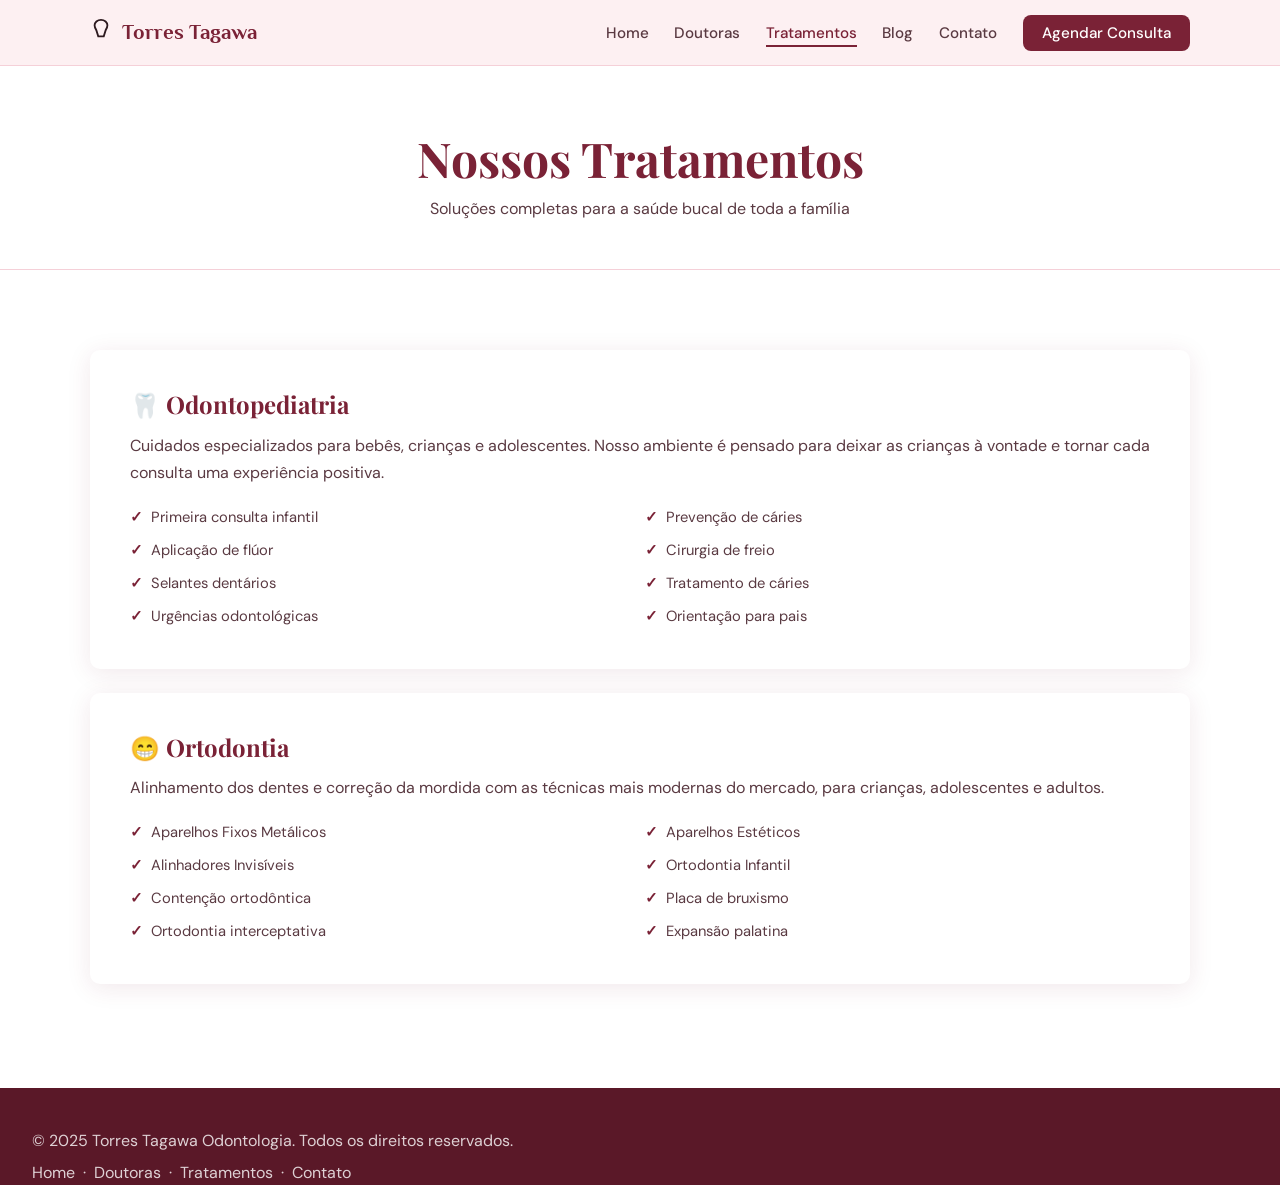
<file: pages/treatments.html>
<!DOCTYPE html>
<html lang="pt-BR">
<head>
  <meta charset="UTF-8" />
  <meta name="viewport" content="width=device-width, initial-scale=1.0" />
  <title>Tratamentos — Torres Tagawa</title>
  <link rel="stylesheet" href="../css/style.css" />
  <style>
    .page-hero {
      background: var(--white);
      padding: 4rem 2rem 3rem;
      text-align: center;
      border-bottom: 1px solid var(--pink-mid);
    }
    .page-hero h1 { color: var(--burgundy); font-size: clamp(2rem, 4vw, 3rem); }
    .page-hero p { color: var(--text-mid); margin-top: 0.5rem; }
    .treatment-full-card {
      background: var(--white);
      border-radius: var(--radius);
      padding: 2.5rem;
      box-shadow: var(--shadow);
      margin-bottom: 1.5rem;
      transition: all 0.3s;
    }
    .treatment-full-card:hover { box-shadow: var(--shadow-hover); transform: translateY(-3px); }
    .treatment-full-card h2 {
      color: var(--burgundy);
      font-size: 1.5rem;
      margin-bottom: 0.8rem;
      display: flex;
      align-items: center;
      gap: 0.6rem;
    }
    .treatment-full-card p { color: var(--text-mid); margin-bottom: 1.2rem; line-height: 1.7; }
    .treatment-full-list {
      display: grid;
      grid-template-columns: repeat(2, 1fr);
      gap: 0.6rem;
    }
    .treatment-full-list li {
      display: flex;
      align-items: center;
      gap: 0.5rem;
      font-size: 0.92rem;
      color: var(--text-mid);
    }
    .treatment-full-list li::before {
      content: '✓';
      color: var(--burgundy);
      font-weight: 700;
    }
    @media (max-width: 600px) {
      .treatment-full-list { grid-template-columns: 1fr; }
    }
  </style>
</head>
<body>

  <header id="header">
    <div class="nav-inner">
      <a href="../index.html" class="logo">
        <div class="logo-icon">
          <svg width="22" height="22" viewBox="0 0 24 24" fill="none" stroke="currentColor" stroke-width="2">
            <path d="M12 2C8 2 5 5 5 8c0 2 1 4 2 5.5L9 20h6l2-6.5C18 12 19 10 19 8c0-3-3-6-7-6z"/>
          </svg>
        </div>
        <span class="logo-text">Torres Tagawa</span>
      </a>
      <nav>
        <ul class="nav-links">
          <li><a href="../index.html">Home</a></li>
          <li><a href="doctors.html">Doutoras</a></li>
          <li><a href="treatments.html" class="active">Tratamentos</a></li>
          <li><a href="blog.html">Blog</a></li>
          <li><a href="../index.html#location">Contato</a></li>
          <li><a href="../index.html#location" class="nav-cta">Agendar Consulta</a></li>
        </ul>
        <div class="hamburger"><span></span><span></span><span></span></div>
      </nav>
    </div>
  </header>

  <div class="page-hero">
    <h1>Nossos Tratamentos</h1>
    <p>Soluções completas para a saúde bucal de toda a família</p>
  </div>

  <section id="treatments-detail" class="section section-alt">
    <div class="section-inner">

      <div class="treatment-full-card fade-in">
        <h2>🦷 Odontopediatria</h2>
        <p>Cuidados especializados para bebês, crianças e adolescentes. Nosso ambiente é pensado para deixar as crianças à vontade e tornar cada consulta uma experiência positiva.</p>
        <ul class="treatment-full-list">
          <li>Primeira consulta infantil</li>
          <li>Prevenção de cáries</li>
          <li>Aplicação de flúor</li>
          <li>Cirurgia de freio</li>
          <li>Selantes dentários</li>
          <li>Tratamento de cáries</li>
          <li>Urgências odontológicas</li>
          <li>Orientação para pais</li>
        </ul>
      </div>

      <div class="treatment-full-card fade-in">
        <h2>😁 Ortodontia</h2>
        <p>Alinhamento dos dentes e correção da mordida com as técnicas mais modernas do mercado, para crianças, adolescentes e adultos.</p>
        <ul class="treatment-full-list">
          <li>Aparelhos Fixos Metálicos</li>
          <li>Aparelhos Estéticos</li>
          <li>Alinhadores Invisíveis</li>
          <li>Ortodontia Infantil</li>
          <li>Contenção ortodôntica</li>
          <li>Placa de bruxismo</li>
          <li>Ortodontia interceptativa</li>
          <li>Expansão palatina</li>
        </ul>
      </div>

    </div>
  </section>

  <footer id="footer">
    <p>© 2025 Torres Tagawa Odontologia. Todos os direitos reservados.</p>
    <p style="margin-top:0.4rem;">
      <a href="../index.html">Home</a> &nbsp;·&nbsp;
      <a href="doctors.html">Doutoras</a> &nbsp;·&nbsp;
      <a href="treatments.html">Tratamentos</a> &nbsp;·&nbsp;
      <a href="../index.html#location">Contato</a>
    </p>
  </footer>

  <script src="../js/main.js"></script>
</body>
</html>
</file>
<file: css/style.css>
@import url('https://fonts.googleapis.com/css2?family=Philosopher:wght@400;700&family=Playfair+Display:ital,wght@0,400;0,600;0,700;1,400&family=DM+Sans:wght@300;400;500;600&display=swap');

/* ======================================================
   CSS Variables
====================================================== */
:root {
  --burgundy: #7a2236;
  --burgundy-light: #9b2d44;
  --burgundy-dark: #5a1828;
  --pink-bg: #fdf0f2;
  --pink-light: #fce8ec;
  --pink-mid: #f5d0d8;
  --white: #ffffff;
  --text-dark: #2d1a1f;
  --text-mid: #5a3a42;
  --text-light: #9a7a82;
  --shadow: 0 4px 24px rgba(122, 34, 54, 0.10);
  --shadow-hover: 0 8px 40px rgba(122, 34, 54, 0.18);
  --radius: 10px;
  --radius-sm: 6px;
}

/* ======================================================
   Reset & Base
====================================================== */
*, *::before, *::after { box-sizing: border-box; margin: 0; padding: 0; }
html { scroll-behavior: smooth; }
body {
  font-family: 'DM Sans', sans-serif;
  background-color: var(--pink-bg);
  color: var(--text-dark);
  line-height: 1.6;
  overflow-x: hidden;
}
img { max-width: 100%; display: block; }
a { text-decoration: none; color: inherit; }
ul { list-style: none; }

/* ======================================================
   Typography
====================================================== */
h1, h2, h3, h4 {
  font-family: 'Playfair Display', serif;
  line-height: 1.2;
}

.section-title {
  font-size: clamp(1.8rem, 3vw, 2.4rem);
  color: var(--burgundy);
  text-align: center;
  margin-bottom: 2.5rem;
  position: relative;
}

.section-title::after {
  content: '';
  display: block;
  width: 60px;
  height: 3px;
  background: var(--burgundy);
  margin: 0.6rem auto 0;
  border-radius: 2px;
  opacity: 0.4;
}

.section-subtitle {
  text-align: center;
  color: var(--text-mid);
  font-size: 1rem;
  margin-top: -1.8rem;
  margin-bottom: 2.5rem;
}

.section-badge {
  display: inline-block;
  background: var(--pink-light);
  border: 1px solid var(--pink-mid);
  color: var(--burgundy);
  font-size: 0.82rem;
  font-weight: 600;
  padding: 0.3rem 0.9rem;
  border-radius: 50px;
  margin-bottom: 0.8rem;
}

.section-badge-center {
  display: block;
  text-align: center;
  background: transparent;
  color: var(--burgundy);
  font-size: 0.85rem;
  font-weight: 600;
  margin-bottom: 0.4rem;
  letter-spacing: 0.05em;
}

/* ======================================================
   Buttons
====================================================== */
.btn {
  display: inline-flex;
  align-items: center;
  justify-content: center;
  gap: 0.5rem;
  text-align: center;
  padding: 0.9rem 2.4rem;
  border-radius: 8px;
  font-family: 'DM Sans', sans-serif;
  font-weight: 600;
  font-size: 0.95rem;
  cursor: pointer;
  transition: all 0.3s ease;
  border: none;
}

.btn-primary {
  background: var(--burgundy);
  color: var(--white);
}

.btn-primary:hover {
  background: var(--burgundy-dark);
  transform: translateY(-2px);
  box-shadow: var(--shadow-hover);
}

.btn-outline {
  background: transparent;
  color: var(--burgundy);
  border: 2px solid var(--burgundy);
}

.btn-outline:hover {
  background: var(--burgundy);
  color: var(--white);
  transform: translateY(-2px);
}

/* ======================================================
   WhatsApp Fixed Button
====================================================== */
.whatsapp-fixed {
  position: fixed;
  bottom: 2rem;
  right: 2rem;
  z-index: 999;
  background: #25D366;
  color: white;
  display: flex;
  align-items: center;
  gap: 0.5rem;
  padding: 0.8rem 1.4rem;
  border-radius: 50px;
  font-weight: 600;
  font-size: 0.9rem;
  box-shadow: 0 4px 20px rgba(37, 211, 102, 0.4);
  transition: all 0.3s ease;
  animation: pulse-green 2.5s ease-in-out infinite;
}

.whatsapp-fixed:hover {
  background: #1ebe5d;
  transform: translateY(-3px);
  box-shadow: 0 8px 30px rgba(37, 211, 102, 0.5);
}

@keyframes pulse-green {
  0%, 100% { box-shadow: 0 4px 20px rgba(37, 211, 102, 0.4); }
  50% { box-shadow: 0 4px 30px rgba(37, 211, 102, 0.7); }
}

/* ======================================================
   Header / Nav
====================================================== */
#header {
  position: sticky;
  top: 0;
  z-index: 100;
  background: rgba(253, 240, 242, 0.95);
  backdrop-filter: blur(12px);
  border-bottom: 1px solid var(--pink-mid);
  padding: 1rem 2rem;
}

.nav-inner {
  max-width: 1100px;
  margin: 0 auto;
  display: flex;
  align-items: center;
  justify-content: space-between;
}

.logo {
  display: flex;
  align-items: center;
  gap: 0.6rem;
}

.logo-img {
  width: 42px;
  height: 42px;
  object-fit: contain;
}

.logo-text {
  font-family: 'Philosopher', serif;
  font-size: 1.3rem;
  font-weight: 700;
  color: var(--burgundy);
}

.nav-links {
  display: flex;
  align-items: center;
  gap: 1.6rem;
}

.nav-links a {
  font-size: 0.95rem;
  font-weight: 500;
  color: var(--text-mid);
  position: relative;
  transition: color 0.3s;
}

.nav-links a::after {
  content: '';
  position: absolute;
  bottom: -4px;
  left: 0;
  width: 0;
  height: 2px;
  background: var(--burgundy);
  transition: width 0.3s;
}

.nav-links a:hover,
.nav-links a.active {
  color: var(--burgundy);
}

.nav-links a:hover::after,
.nav-links a.active::after {
  width: 100%;
}

.nav-cta {
  background: var(--burgundy);
  color: white !important;
  padding: 0.5rem 1.2rem;
  border-radius: 8px;
  transition: background 0.3s, transform 0.3s !important;
}

.nav-cta:hover {
  background: var(--burgundy-dark) !important;
  transform: translateY(-2px);
}

.nav-cta::after { display: none !important; }

.nav-social {
  display: flex;
  align-items: center;
  gap: 0.5rem;
}

.nav-social a {
  display: flex;
  align-items: center;
  justify-content: center;
  width: 32px;
  height: 32px;
  border-radius: 50%;
  background: var(--pink-light);
  color: var(--burgundy) !important;
  transition: all 0.3s !important;
}

.nav-social a::after { display: none !important; }

.nav-social a:hover {
  background: var(--burgundy) !important;
  color: white !important;
  transform: scale(1.1);
}

.hamburger {
  display: none;
  flex-direction: column;
  gap: 5px;
  cursor: pointer;
  padding: 4px;
}

.hamburger span {
  display: block;
  width: 24px;
  height: 2px;
  background: var(--burgundy);
  border-radius: 2px;
  transition: all 0.3s;
}

/* ======================================================
   Hero
====================================================== */
#hero {
  position: relative;
  min-height: 85vh;
  display: flex;
  align-items: center;
  overflow: hidden;
}

.hero-bg {
  position: absolute;
  inset: 0;
  z-index: 0;
  background-image: url('../images/hero.png');
  background-size: cover;
  background-position: center center;
  background-repeat: no-repeat;
}

.hero-content {
  position: relative;
  z-index: 1;
  padding: 4rem 2rem;
  width: 100%;
  animation: fadeInLeft 0.8s ease both;
  max-width: 560px;
  margin-left: 6vw;
}

.hero-badge {
  display: inline-flex;
  align-items: center;
  gap: 0.5rem;
  background: var(--pink-light);
  border: 1px solid var(--pink-mid);
  color: var(--burgundy);
  font-size: 0.85rem;
  font-weight: 600;
  padding: 0.4rem 1rem;
  border-radius: 50px;
  margin-bottom: 1.5rem;
}

.hero-title {
  font-size: clamp(2.2rem, 4vw, 3.2rem);
  color: var(--text-dark);
  margin-bottom: 1rem;
  line-height: 1.15;
  text-shadow: 0 2px 12px rgba(255,255,255,0.8);
}

.hero-title span { color: var(--burgundy); }

.hero-subtitle {
  font-size: 1.05rem;
  color: var(--text-mid);
  margin-bottom: 1.8rem;
  max-width: 420px;
  text-shadow: 0 1px 8px rgba(255,255,255,0.9);
}

.hero-highlight {
  display: flex;
  align-items: flex-start;
  gap: 0.4rem;
  font-size: 0.85rem;
  font-weight: 600;
  color: var(--text-mid);
  margin-top: 1.2rem;
  margin-bottom: 0;
  max-width: 480px;
}

.hero-extra {
  display: flex;
  align-items: flex-start;
  gap: 0.4rem;
  font-size: 0.85rem;
  font-weight: 600;
  color: var(--text-mid);
  margin-top: 0.8rem;
  margin-bottom: 0;
  max-width: 480px;
}

.hero-tags {
  display: flex;
  flex-wrap: wrap;
  gap: 0.8rem;
  margin-bottom: 2rem;
}

.hero-tag {
  display: flex;
  align-items: center;
  gap: 0.4rem;
  font-size: 0.88rem;
  color: var(--text-mid);
  font-weight: 500;
}

.hero-tag svg { color: var(--burgundy); }

.hero-actions {
  display: flex;
  flex-wrap: wrap;
  gap: 0.8rem;
  margin-top: 1.2rem;
}

.hero-float {
  position: absolute;
  background: white;
  border-radius: var(--radius-sm);
  padding: 0.8rem 1.2rem;
  box-shadow: var(--shadow);
  display: flex;
  align-items: center;
  gap: 0.6rem;
  font-size: 0.85rem;
  font-weight: 600;
  color: var(--text-dark);
  animation: float 3s ease-in-out infinite;
}

.hero-float-1 { bottom: 10%; left: 6vw; animation-delay: 0s; }
.hero-float-2 { top: 15%; right: 4vw; animation-delay: 1.5s; }

.hero-float-icon {
  width: 36px;
  height: 36px;
  background: var(--pink-light);
  border-radius: 8px;
  display: flex;
  align-items: center;
  justify-content: center;
  font-size: 1.1rem;
}

/* ======================================================
   Hero Float Group
====================================================== */
.hero-floats-group {
  display: flex;
  flex-direction: row;
  align-items: center;
  gap: 1rem;
  background: var(--white);
  border-radius: 50px;
  padding: 0.6rem 1.2rem;
  box-shadow: 0 4px 20px rgba(0,0,0,0.10);
  position: absolute;
  bottom: 8rem;
  right: 2.5rem;
  font-size: 0.88rem;
  font-weight: 600;
  color: var(--text-dark);
  white-space: nowrap;
  z-index: 10;
  width: auto;
}

.hero-floats-group .hero-float {
  display: flex;
  flex-direction: row;
  align-items: center;
  gap: 0.5rem;
  position: static;
  background: transparent;
  box-shadow: none;
  padding: 0;
  animation: none;
}

.hero-floats-group .hero-float-icon {
  font-size: 1.3rem;
  line-height: 1;
}

.hero-float-divider {
  width: 1px;
  height: 28px;
  background: var(--pink-mid);
  flex-shrink: 0;
}

#hero .btn-outline {
  background: rgba(255,255,255,0.15);
  border-color: var(--text-dark);
  color: var(--text-dark);
  backdrop-filter: blur(4px);
}

#hero .btn-outline:hover {
  background: var(--white);
  border-color: var(--white);
  color: var(--burgundy);
}

/* ======================================================
   Sections general
====================================================== */
.section { padding: 5rem 2rem; }
.section-inner { max-width: 1100px; margin: 0 auto; }
.section-alt { background: var(--white); }

/* ======================================================
   Specialties
====================================================== */
#specialties { background: var(--white); }

.specialties-grid {
  display: grid;
  grid-template-columns: repeat(2, 1fr);
  gap: 1.5rem;
}

.specialty-card {
  background: var(--white);
  border: 1px solid var(--pink-mid);
  border-radius: var(--radius);
  display: flex;
  align-items: stretch;
  overflow: hidden;
  transition: all 0.3s ease;
  box-shadow: var(--shadow);
}

.specialty-card:hover {
  transform: translateY(-4px);
  box-shadow: var(--shadow-hover);
  border-color: var(--burgundy);
}

.specialty-image {
  width: 45%;
  flex-shrink: 0;
  overflow: hidden;
  background: var(--pink-mid);
  min-height: 220px;
}

.specialty-image img {
  width: 100%;
  height: 100%;
  object-fit: cover;
}

.specialty-body {
  padding: 2rem;
  display: flex;
  flex-direction: column;
  justify-content: center;
}

.specialty-card h3 {
  font-size: 1.2rem;
  color: var(--burgundy);
  margin-bottom: 0.5rem;
}

.specialty-card p {
  font-size: 0.92rem;
  color: var(--text-mid);
  margin-bottom: 1.2rem;
}

/* ======================================================
   Primeira Consulta
====================================================== */
#primeira-consulta { background: var(--pink-bg); }

.primeira-consulta-grid {
  display: grid;
  grid-template-columns: 1fr 1fr;
  gap: 3rem;
  align-items: center;
}

.primeira-consulta-content h2 {
  font-size: clamp(1.6rem, 2.5vw, 2.2rem);
  color: var(--burgundy);
  margin-bottom: 1rem;
}

.primeira-consulta-intro {
  font-size: 1rem;
  color: var(--text-mid);
  margin-bottom: 2rem;
  line-height: 1.7;
}

.primeira-consulta-steps {
  display: flex;
  flex-direction: column;
  gap: 1.2rem;
  margin-bottom: 2rem;
}

.pc-step {
  display: flex;
  gap: 1rem;
  align-items: flex-start;
}

.pc-step-num {
  font-family: 'Philosopher', serif;
  font-size: 1.6rem;
  font-weight: 700;
  color: var(--pink-mid);
  line-height: 1;
  flex-shrink: 0;
  width: 42px;
}

.pc-step-body h4 {
  font-family: 'DM Sans', sans-serif;
  font-size: 0.95rem;
  font-weight: 600;
  color: var(--burgundy);
  margin-bottom: 0.2rem;
}

.pc-step-body p {
  font-size: 0.88rem;
  color: var(--text-mid);
  line-height: 1.6;
}

.primeira-consulta-image {
  position: relative;
}

.primeira-consulta-image img {
  width: 100%;
  border-radius: var(--radius);
  box-shadow: var(--shadow-hover);
  object-fit: cover;
  aspect-ratio: 4/5;
  background: var(--pink-mid);
}

.pc-info-badge {
  position: absolute;
  bottom: -1rem;
  left: -1rem;
  background: white;
  border-radius: var(--radius-sm);
  padding: 0.8rem 1.2rem;
  box-shadow: var(--shadow);
  display: flex;
  align-items: center;
  gap: 0.6rem;
  font-size: 0.85rem;
}

.pc-info-badge span { font-size: 1.5rem; }

.pc-info-badge strong {
  display: block;
  color: var(--text-dark);
  font-size: 0.88rem;
}

.pc-info-badge small {
  color: var(--text-light);
  font-size: 0.75rem;
}

/* ======================================================
   Doctors
====================================================== */
#doctors { background: var(--pink-bg); }

.doctors-grid {
  display: grid;
  grid-template-columns: repeat(2, 1fr);
  gap: 1.5rem;
}

.doctor-card {
  background: var(--white);
  border-radius: var(--radius);
  display: flex;
  align-items: stretch;
  box-shadow: var(--shadow);
  transition: all 0.3s ease;
  overflow: hidden;
}

.doctor-card:hover {
  transform: translateY(-4px);
  box-shadow: var(--shadow-hover);
}

.doctor-photo {
  width: 40%;
  flex-shrink: 0;
  overflow: hidden;
  background: var(--pink-mid);
  min-height: 260px;
}

.doctor-photo img {
  width: 100%;
  height: 100%;
  object-fit: cover;
  object-position: center top;
}

.doctor-info {
  padding: 1.8rem;
  display: flex;
  flex-direction: column;
  justify-content: center;
}

.doctor-info h3 {
  font-size: 1.1rem;
  color: var(--text-dark);
  margin-bottom: 0.2rem;
}

.doctor-info .specialty {
  font-style: italic;
  color: var(--burgundy);
  font-size: 0.9rem;
  margin-bottom: 0.2rem;
}

.doctor-info .cro {
  font-size: 0.82rem;
  color: var(--text-light);
  margin-bottom: 0.8rem;
}

.doctor-bio { margin-bottom: 1rem; }

.doctor-bio p {
  font-size: 0.85rem;
  color: var(--text-mid);
  line-height: 1.6;
}

.doctor-tags {
  display: flex;
  flex-wrap: wrap;
  gap: 0.4rem;
  margin-bottom: 1rem;
}

.doctor-tags span {
  font-size: 0.75rem;
  font-weight: 600;
  color: var(--burgundy);
  background: var(--pink-light);
  padding: 0.2rem 0.6rem;
  border-radius: 50px;
}

/* ======================================================
   Nossa Clínica
====================================================== */
#clinica { background: var(--white); }

.clinica-grid {
  display: grid;
  grid-template-columns: 1fr 1fr;
  gap: 1rem;
  margin-bottom: 2rem;
  height: 480px;
}

.clinica-main {
  position: relative;
  border-radius: var(--radius);
  overflow: hidden;
  box-shadow: var(--shadow);
  height: 480px;
}

.clinica-main img {
  width: 100%;
  height: 100%;
  object-fit: cover;
  object-position: center;
  display: block;
  max-height: 480px;
}

.clinica-main-label,
.clinica-card-label {
  position: absolute;
  bottom: 0.8rem;
  left: 0.8rem;
  background: rgba(90, 24, 40, 0.85);
  color: white;
  font-size: 0.8rem;
  font-weight: 600;
  padding: 0.3rem 0.8rem;
  border-radius: 50px;
  backdrop-filter: blur(4px);
}

.clinica-side {
  display: grid;
  grid-template-rows: repeat(3, 1fr);
  gap: 1rem;
  height: 480px;
}

.clinica-card {
  position: relative;
  border-radius: var(--radius);
  overflow: hidden;
  box-shadow: var(--shadow);
  min-height: 0;
}

.clinica-card img {
  width: 100%;
  height: 100%;
  object-fit: cover;
  object-position: center;
  display: block;
  transition: transform 0.4s ease;
}

.clinica-card:hover img { transform: scale(1.04); }

.clinica-features {
  display: grid;
  grid-template-columns: repeat(4, 1fr);
  gap: 1rem;
}

.clinica-feature {
  background: var(--pink-bg);
  border: 1px solid var(--pink-mid);
  border-radius: var(--radius-sm);
  padding: 1.2rem;
  text-align: center;
}

.clinica-feature span {
  display: block;
  font-size: 1.8rem;
  margin-bottom: 0.5rem;
}

.clinica-feature p {
  font-size: 0.85rem;
  color: var(--text-mid);
  line-height: 1.5;
}

/* ======================================================
   Treatments
====================================================== */
#treatments { background: var(--pink-bg); }

.treatments-grid {
  display: grid;
  grid-template-columns: repeat(2, 1fr);
  gap: 1.5rem;
}

.treatment-card {
  background: var(--white);
  border: 1px solid var(--pink-mid);
  border-radius: var(--radius);
  padding: 2rem;
  transition: all 0.3s ease;
}

.treatment-card:hover {
  transform: translateY(-4px);
  box-shadow: var(--shadow-hover);
}

.treatment-card h3 {
  font-size: 1.1rem;
  color: var(--burgundy);
  margin-bottom: 0.8rem;
  display: flex;
  align-items: center;
  gap: 0.6rem;
}

.treatment-desc {
  font-size: 0.9rem;
  color: var(--text-mid);
  margin-bottom: 1.2rem;
  line-height: 1.65;
}

.treatment-list { display: flex; flex-direction: column; gap: 0.6rem; }

.treatment-list li {
  display: flex;
  align-items: center;
  gap: 0.6rem;
  font-size: 0.92rem;
  color: var(--text-mid);
}

.treatment-list li::before {
  content: '✓';
  color: var(--burgundy);
  font-weight: 700;
  flex-shrink: 0;
}

/* ======================================================
   Why Us
====================================================== */
#why-us { background: var(--white); }

.why-grid {
  display: grid;
  grid-template-columns: repeat(4, 1fr);
  gap: 1.5rem;
}

.why-card {
  text-align: center;
  padding: 2rem 1rem;
  background: var(--pink-bg);
  border: 1px solid var(--pink-mid);
  border-radius: var(--radius);
  transition: all 0.3s ease;
}

.why-card:hover {
  transform: translateY(-6px);
  box-shadow: var(--shadow-hover);
  border-color: var(--burgundy);
}

.why-icon {
  width: 64px;
  height: 64px;
  background: var(--pink-light);
  border-radius: 50%;
  display: flex;
  align-items: center;
  justify-content: center;
  margin: 0 auto 1rem;
  transition: background 0.3s;
}

.why-card:hover .why-icon { background: var(--burgundy); }
.why-card:hover .why-icon svg { stroke: white; }

.why-card h4 {
  font-family: 'DM Sans', sans-serif;
  font-size: 0.9rem;
  font-weight: 600;
  color: var(--text-dark);
  margin-bottom: 0.4rem;
}

.why-card p {
  font-size: 0.82rem;
  color: var(--text-light);
  line-height: 1.5;
}

/* ======================================================
   Testimonials
====================================================== */
#testimonials { background: var(--pink-bg); }

.testimonials-header {
  display: flex;
  align-items: center;
  justify-content: space-between;
  margin-bottom: 2.5rem;
  flex-wrap: wrap;
  gap: 1rem;
}

.testimonials-header .section-title { margin-bottom: 0; }
.testimonials-header .section-title::after { display: none; }

.google-review-btn {
  display: inline-flex;
  align-items: center;
  gap: 0.5rem;
  background: white;
  border: 1px solid var(--pink-mid);
  color: var(--text-mid);
  font-size: 0.88rem;
  font-weight: 600;
  padding: 0.5rem 1.2rem;
  border-radius: 8px;
  transition: all 0.3s;
  box-shadow: var(--shadow);
}

.google-review-btn:hover {
  border-color: var(--burgundy);
  color: var(--burgundy);
  transform: translateY(-2px);
}

.google-stars { color: #e8a020; letter-spacing: 1px; }

.testimonials-grid {
  display: grid;
  grid-template-columns: repeat(2, 1fr);
  gap: 1.5rem;
}

.testimonial-card {
  background: var(--white);
  border: 1px solid var(--pink-mid);
  border-radius: var(--radius);
  padding: 2rem;
  position: relative;
  transition: all 0.3s ease;
}

.testimonial-card:hover {
  transform: translateY(-4px);
  box-shadow: var(--shadow-hover);
}

.testimonial-quote {
  font-size: 3rem;
  color: var(--pink-mid);
  font-family: 'Playfair Display', serif;
  line-height: 1;
  margin-bottom: 0.5rem;
}

.testimonial-text {
  font-size: 0.95rem;
  color: var(--text-mid);
  font-style: italic;
  margin-bottom: 1rem;
  line-height: 1.7;
}

.testimonial-stars {
  color: #e8a020;
  font-size: 1rem;
  margin-bottom: 0.6rem;
  letter-spacing: 2px;
}

.testimonial-footer {
  display: flex;
  align-items: baseline;
  gap: 0.6rem;
  flex-wrap: wrap;
}

.testimonial-author {
  font-size: 0.9rem;
  font-weight: 600;
  color: var(--text-dark);
}

.testimonial-local {
  font-size: 0.78rem;
  color: var(--text-light);
}

/* ======================================================
   FAQ
====================================================== */
#faq { background: var(--pink-bg); }

.faq-list {
  display: flex;
  flex-direction: column;
  gap: 0.8rem;
  max-width: 800px;
  margin: 0 auto;
}

.faq-item {
  background: var(--white);
  border: 1px solid var(--pink-mid);
  border-radius: var(--radius);
  overflow: hidden;
  transition: border-color 0.3s;
}

.faq-item.open { border-color: var(--burgundy); }

.faq-question {
  width: 100%;
  display: flex;
  align-items: center;
  justify-content: space-between;
  gap: 1rem;
  padding: 1.2rem 1.5rem;
  background: none;
  border: none;
  cursor: pointer;
  font-family: 'DM Sans', sans-serif;
  font-size: 0.95rem;
  font-weight: 600;
  color: var(--text-dark);
  text-align: left;
  transition: color 0.3s;
}

.faq-question:hover { color: var(--burgundy); }
.faq-item.open .faq-question { color: var(--burgundy); }

.faq-icon {
  flex-shrink: 0;
  transition: transform 0.3s;
  color: var(--burgundy);
}

.faq-item.open .faq-icon { transform: rotate(180deg); }

.faq-answer {
  max-height: 0;
  overflow: hidden;
  transition: max-height 0.4s ease, padding 0.3s ease;
  padding: 0 1.5rem;
}

.faq-item.open .faq-answer {
  max-height: 300px;
  padding: 0 1.5rem 1.2rem;
}

.faq-answer p {
  font-size: 0.92rem;
  color: var(--text-mid);
  line-height: 1.7;
}

/* ======================================================
   Location
====================================================== */
#location { background: var(--white); }

.location-grid {
  display: grid;
  grid-template-columns: 1fr 1fr;
  gap: 2rem;
  align-items: start;
}

.location-info h3 {
  font-size: 1.5rem;
  color: var(--burgundy);
  margin-bottom: 1.5rem;
  display: flex;
  align-items: center;
  gap: 0.6rem;
}

.location-details {
  display: flex;
  flex-direction: column;
  gap: 1rem;
  margin-bottom: 1.5rem;
}

.location-item {
  display: flex;
  align-items: flex-start;
  gap: 0.8rem;
  font-size: 0.92rem;
  color: var(--text-mid);
}

.location-item a {
  color: var(--burgundy);
  font-weight: 600;
}

.location-item-icon {
  width: 36px;
  height: 36px;
  background: var(--burgundy);
  border-radius: 8px;
  display: flex;
  align-items: center;
  justify-content: center;
  color: white;
  flex-shrink: 0;
  font-size: 0.9rem;
}

.location-item-text strong {
  display: block;
  color: var(--text-dark);
  font-weight: 600;
  margin-bottom: 0.1rem;
}

.location-social {
  display: flex;
  gap: 0.6rem;
  flex-wrap: wrap;
}

.social-btn {
  display: inline-flex;
  align-items: center;
  gap: 0.5rem;
  padding: 0.5rem 1rem;
  border-radius: 8px;
  font-size: 0.85rem;
  font-weight: 600;
  transition: all 0.3s;
}

.social-btn.instagram {
  background: linear-gradient(135deg, #f09433, #e6683c, #dc2743, #cc2366, #bc1888);
  color: white;
}

.social-btn.whatsapp {
  background: #25D366;
  color: white;
}

.social-btn.google {
  background: white;
  border: 1px solid var(--pink-mid);
  color: var(--text-mid);
}

.social-btn:hover {
  transform: translateY(-2px);
  box-shadow: var(--shadow);
}

.map-container {
  border-radius: var(--radius);
  overflow: hidden;
  box-shadow: var(--shadow);
  height: 380px;
  background: var(--pink-mid);
}

.map-container iframe {
  width: 100%;
  height: 100%;
  border: none;
}

/* ======================================================
   Footer
====================================================== */
#footer {
  background: var(--burgundy-dark);
  color: rgba(255,255,255,0.8);
  padding: 2.5rem 2rem 0;
}

.footer-inner {
  max-width: 1100px;
  margin: 0 auto;
  display: grid;
  grid-template-columns: 1fr auto auto;
  gap: 2rem;
  align-items: start;
  padding-bottom: 2rem;
  border-bottom: 1px solid rgba(255,255,255,0.1);
}

.footer-brand .logo-text {
  font-family: 'Philosopher', serif;
  color: white;
  font-size: 1.1rem;
  display: block;
  margin-bottom: 0.5rem;
}

.footer-brand p {
  font-size: 0.85rem;
  color: rgba(255,255,255,0.6);
  line-height: 1.6;
}

.footer-links {
  display: flex;
  flex-direction: column;
  gap: 0.4rem;
}

.footer-links a {
  font-size: 0.88rem;
  color: rgba(255,255,255,0.6);
  transition: color 0.3s;
}

.footer-links a:hover { color: white; }

.footer-social {
  display: flex;
  flex-direction: column;
  gap: 0.8rem;
}

.footer-social a {
  display: flex;
  align-items: center;
  justify-content: center;
  width: 36px;
  height: 36px;
  background: rgba(255,255,255,0.1);
  border-radius: 50%;
  color: rgba(255,255,255,0.7);
  transition: all 0.3s;
}

.footer-social a:hover {
  background: rgba(255,255,255,0.25);
  color: white;
  transform: scale(1.1);
}

.footer-bottom {
  max-width: 1100px;
  margin: 0 auto;
  padding: 1rem 0;
  text-align: center;
  font-size: 0.82rem;
  color: rgba(255,255,255,0.4);
}

/* ======================================================
   Animations
====================================================== */
@keyframes fadeInLeft {
  from { opacity: 0; transform: translateX(-30px); }
  to { opacity: 1; transform: translateX(0); }
}

@keyframes float {
  0%, 100% { transform: translateY(0); }
  50% { transform: translateY(-8px); }
}

.fade-in {
  opacity: 0;
  transform: translateY(20px);
  transition: opacity 0.6s ease, transform 0.6s ease;
}

.fade-in.visible {
  opacity: 1;
  transform: translateY(0);
}

/* ======================================================
   Responsive
====================================================== */
@media (max-width: 900px) {
  #hero {
    min-height: 100svh;
    align-items: flex-end;
    padding-bottom: 3rem;
  }

  .hero-bg {
    background-image: url('../images/hero-mobile.png');
    background-position: center top;
  }

  .hero-content {
    margin-left: auto;
    margin-right: auto;
    max-width: 90%;
  }

  .hero-tags { justify-content: center; }
  .hero-actions { justify-content: center; }
  .hero-subtitle { margin: 0 auto 1.8rem; }
  .hero-float-1, .hero-float-2 { display: none; }
  .hero-floats-group { display: none; }

  .specialties-grid,
  .doctors-grid,
  .treatments-grid,
  .testimonials-grid,
  .location-grid { grid-template-columns: 1fr; }

  .why-grid { grid-template-columns: repeat(2, 1fr); }

  .clinica-grid {
    grid-template-columns: 1fr;
    height: auto;
  }

  .clinica-main { height: 280px; }

  .clinica-side {
    grid-template-rows: unset;
    grid-template-columns: repeat(3, 1fr);
    height: 160px;
  }

  .clinica-features { grid-template-columns: repeat(2, 1fr); }

  .primeira-consulta-grid { grid-template-columns: 1fr; }
  .primeira-consulta-image { display: none; }

  .footer-inner { grid-template-columns: 1fr; }
  .footer-social { flex-direction: row; }

  .testimonials-header { flex-direction: column; align-items: flex-start; }
}

@media (max-width: 600px) {
  .nav-links { display: none; flex-direction: column; }
  .nav-links.open { display: flex; }
  .hamburger { display: flex; }
  .why-grid { grid-template-columns: repeat(2, 1fr); }

  .nav-inner { flex-wrap: wrap; gap: 1rem; }
  .nav-links {
    width: 100%;
    background: var(--pink-bg);
    padding: 1rem 0;
    border-top: 1px solid var(--pink-mid);
  }

  .doctor-card { flex-direction: column; }
  .doctor-photo { width: 100%; min-height: 260px; max-height: 320px; }

  .specialty-card { flex-direction: column; }
  .specialty-image { width: 100%; min-height: 220px; max-height: 280px; }

  .clinica-side {
    grid-template-columns: 1fr;
    height: auto;
  }

  .clinica-side .clinica-card { height: 160px; }

  .clinica-features { grid-template-columns: repeat(2, 1fr); }

  .whatsapp-fixed span { display: none; }
  .whatsapp-fixed { padding: 0.9rem; border-radius: 50%; }
}
</file>
